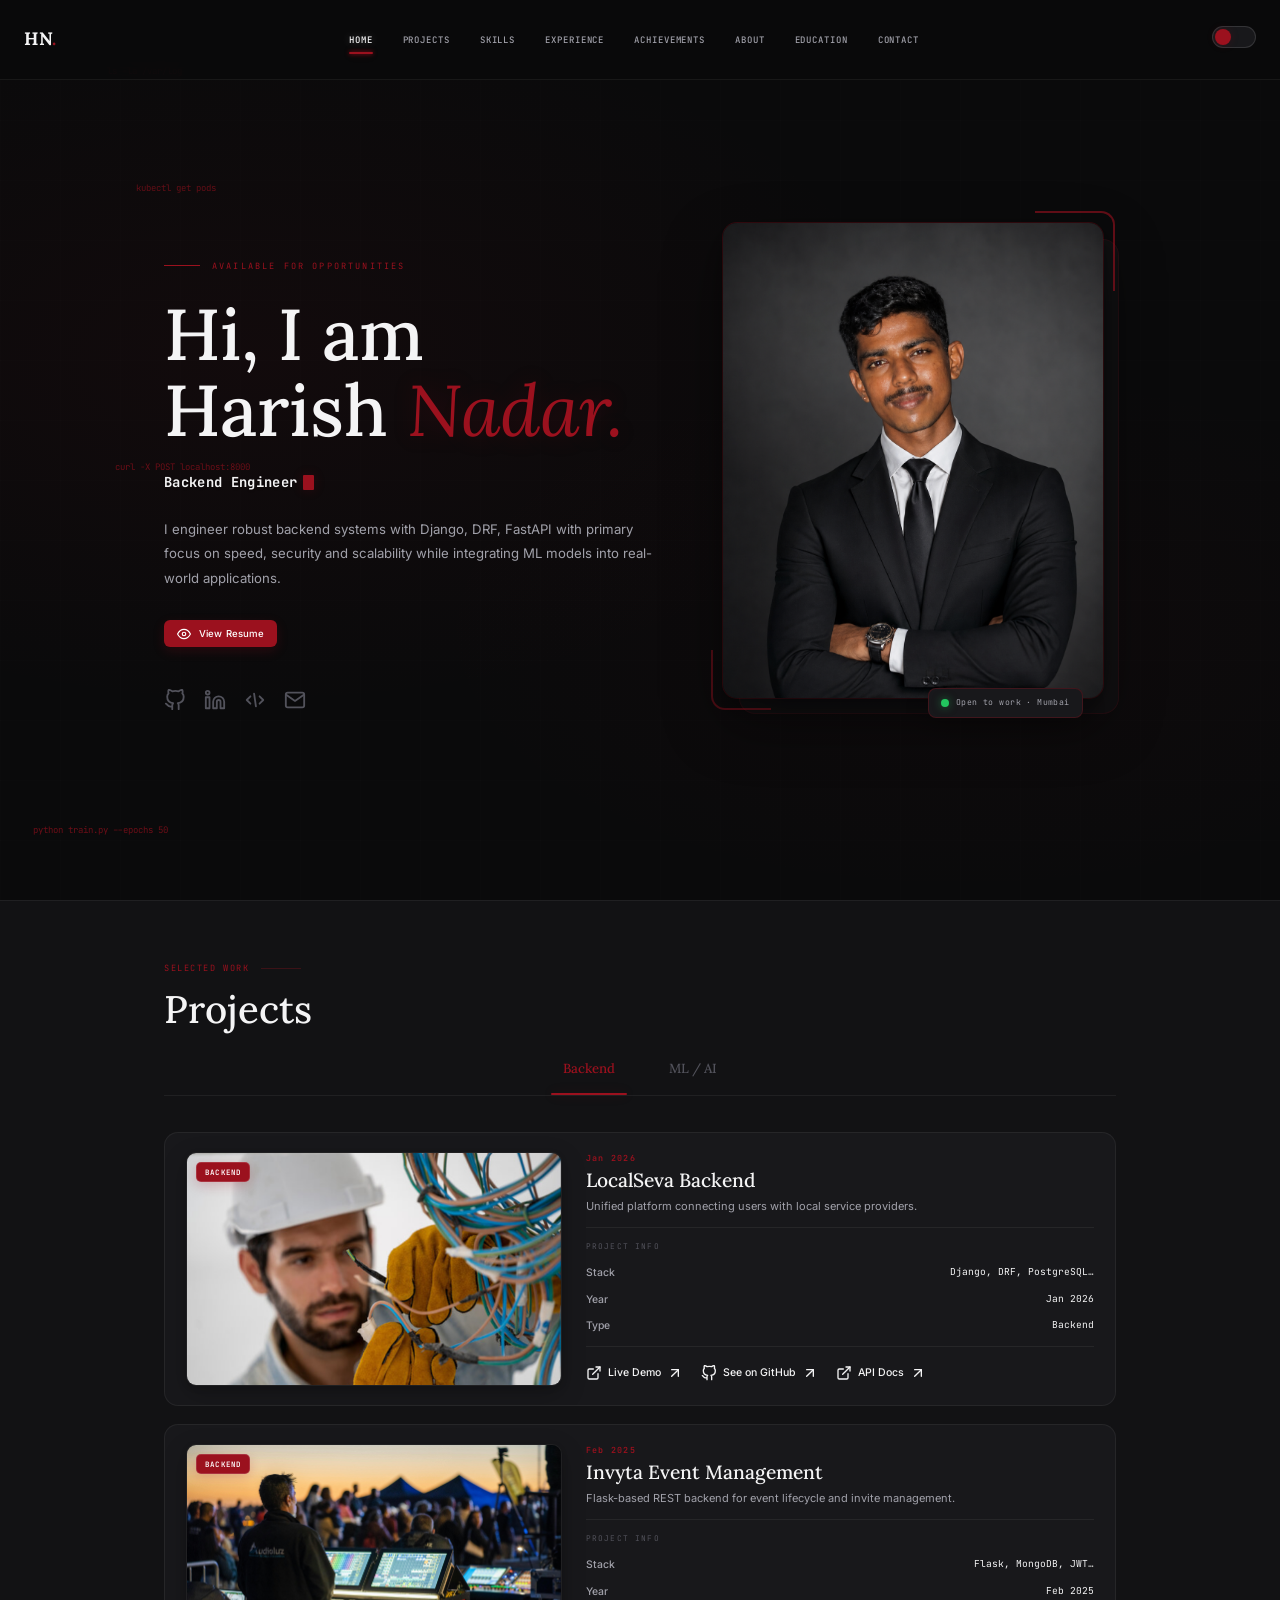
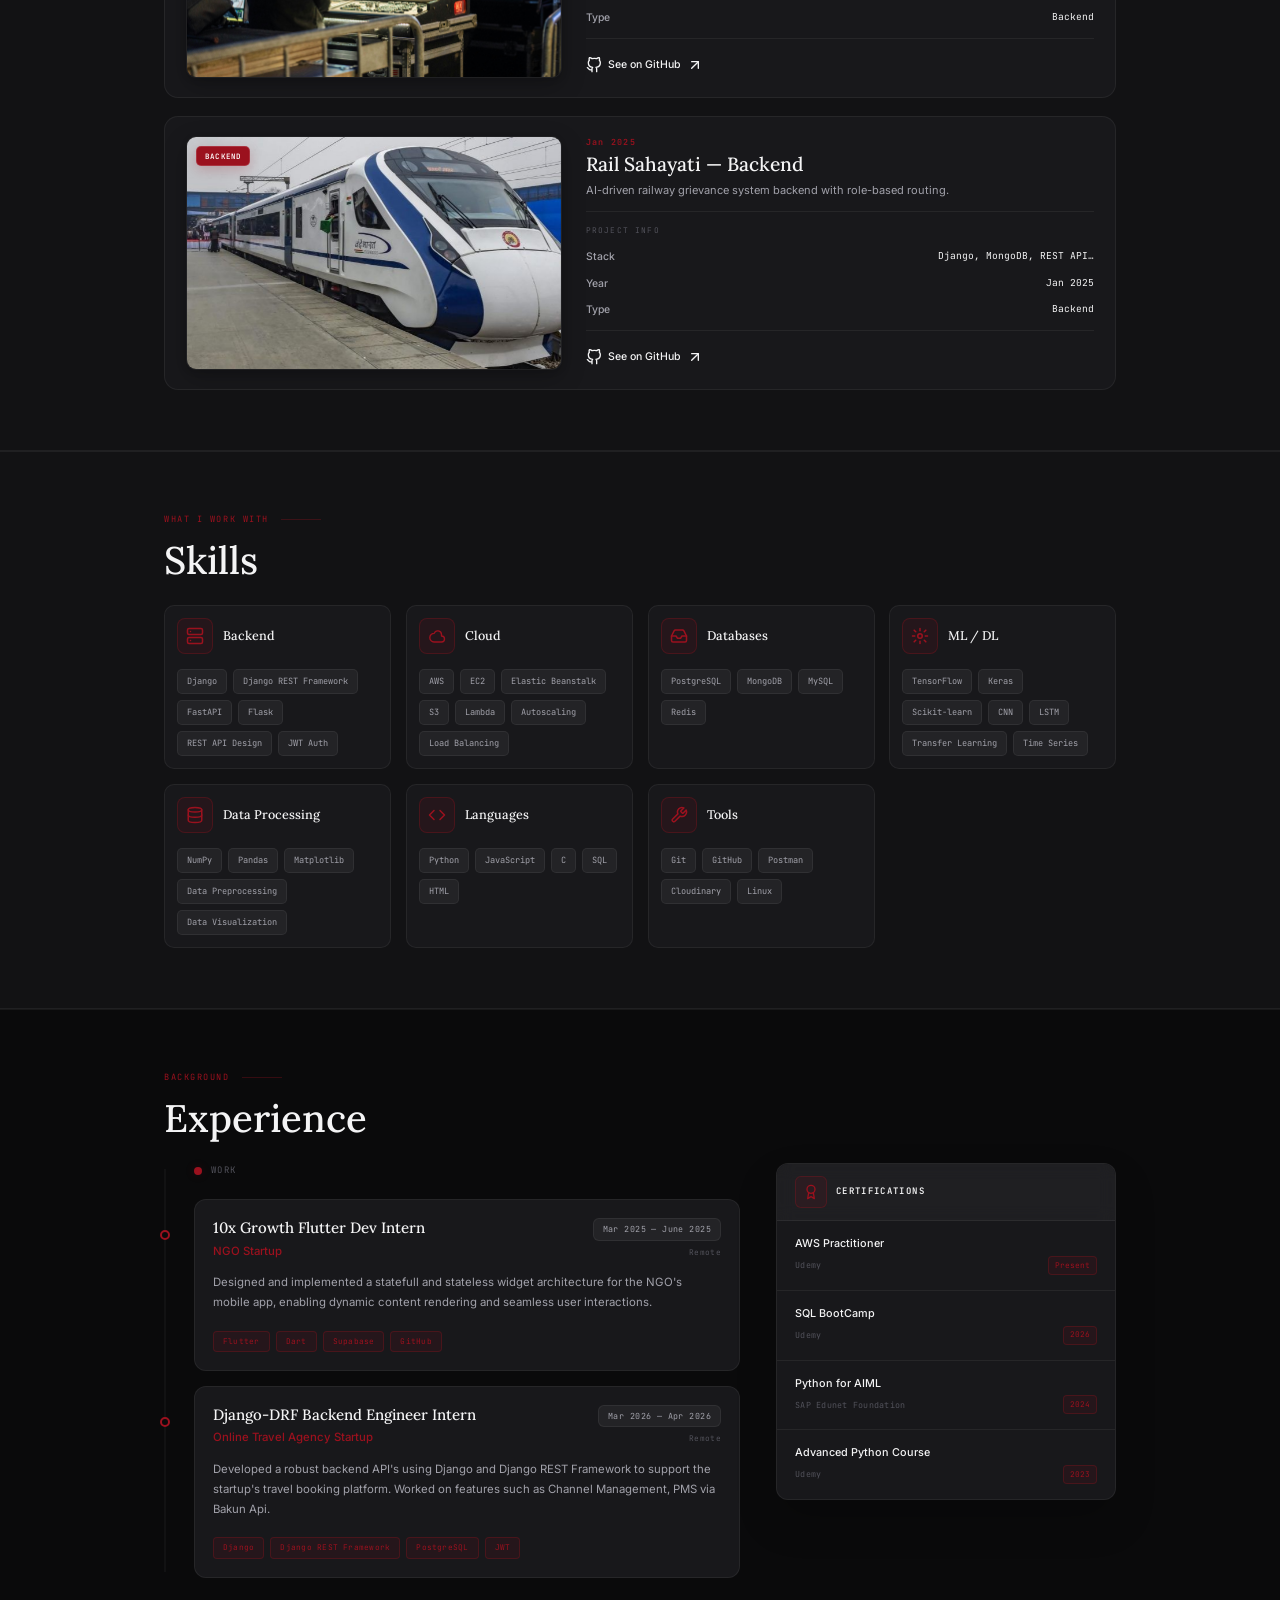
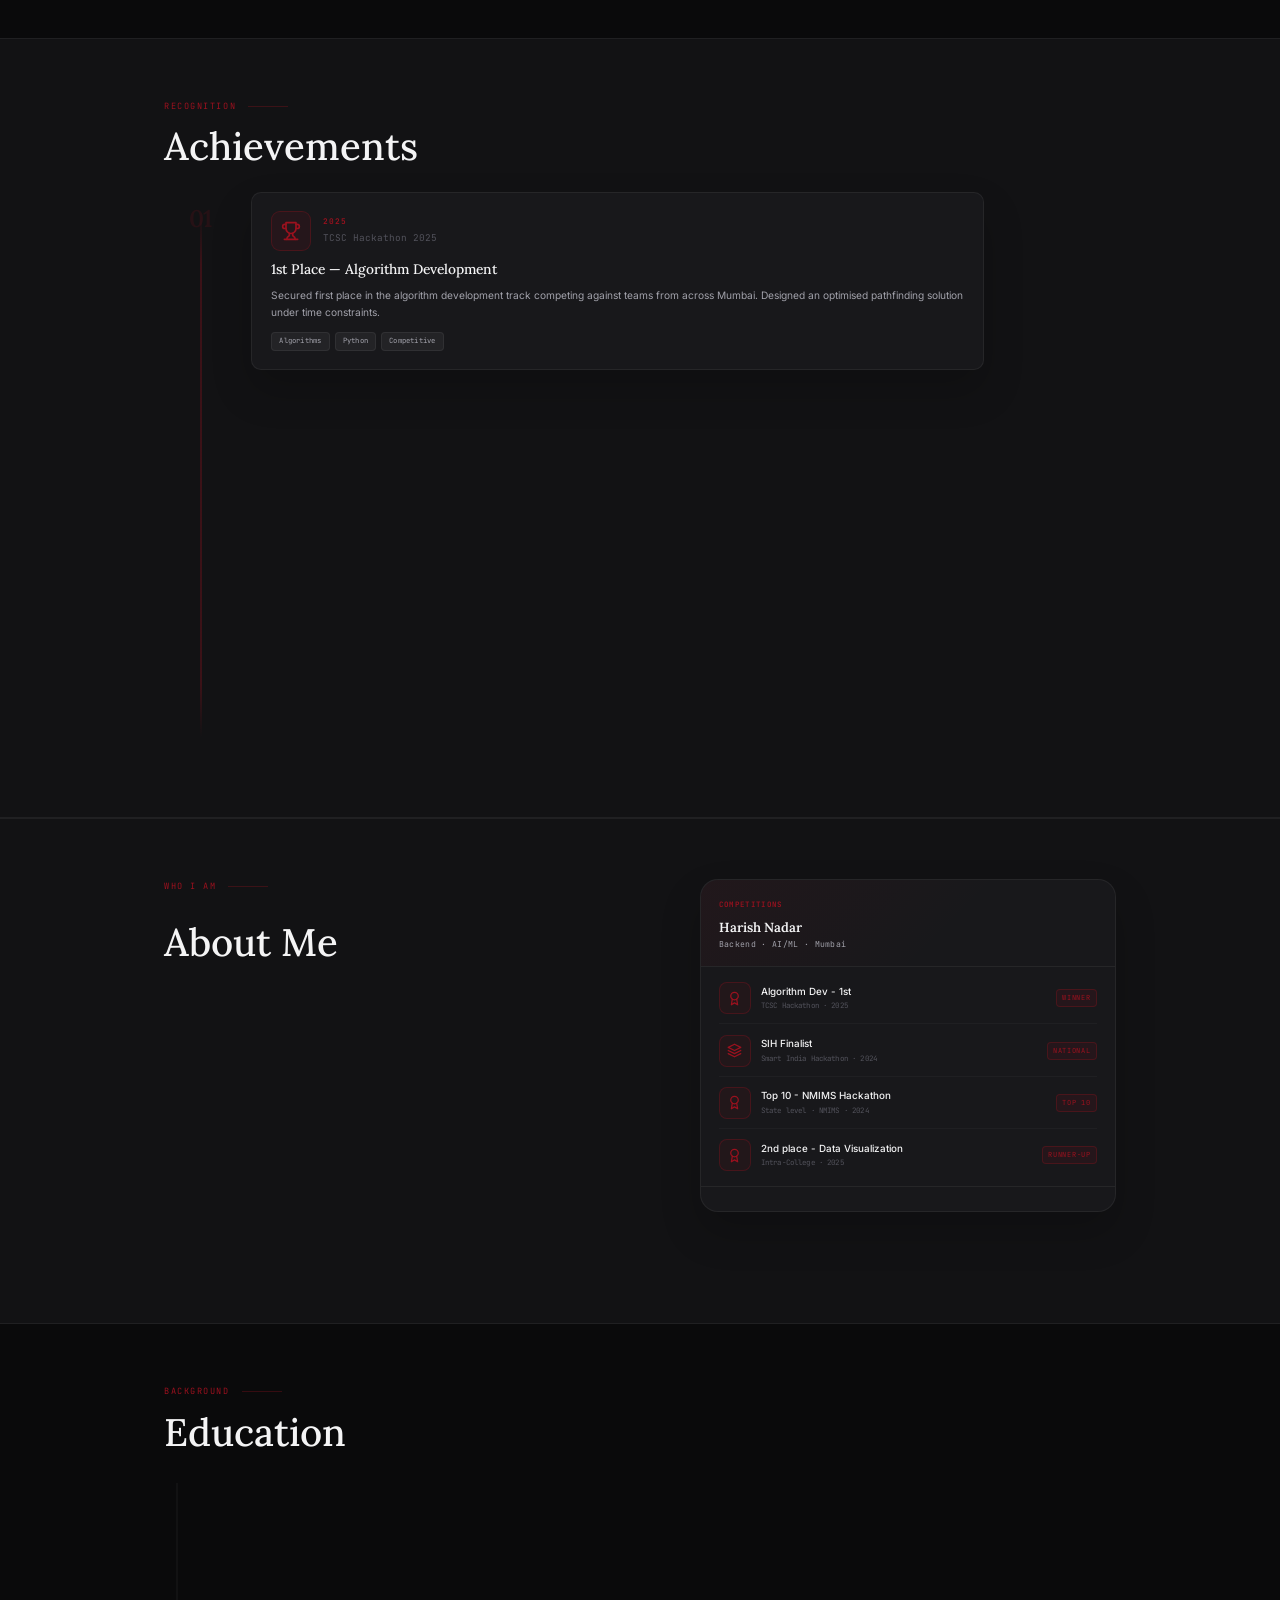
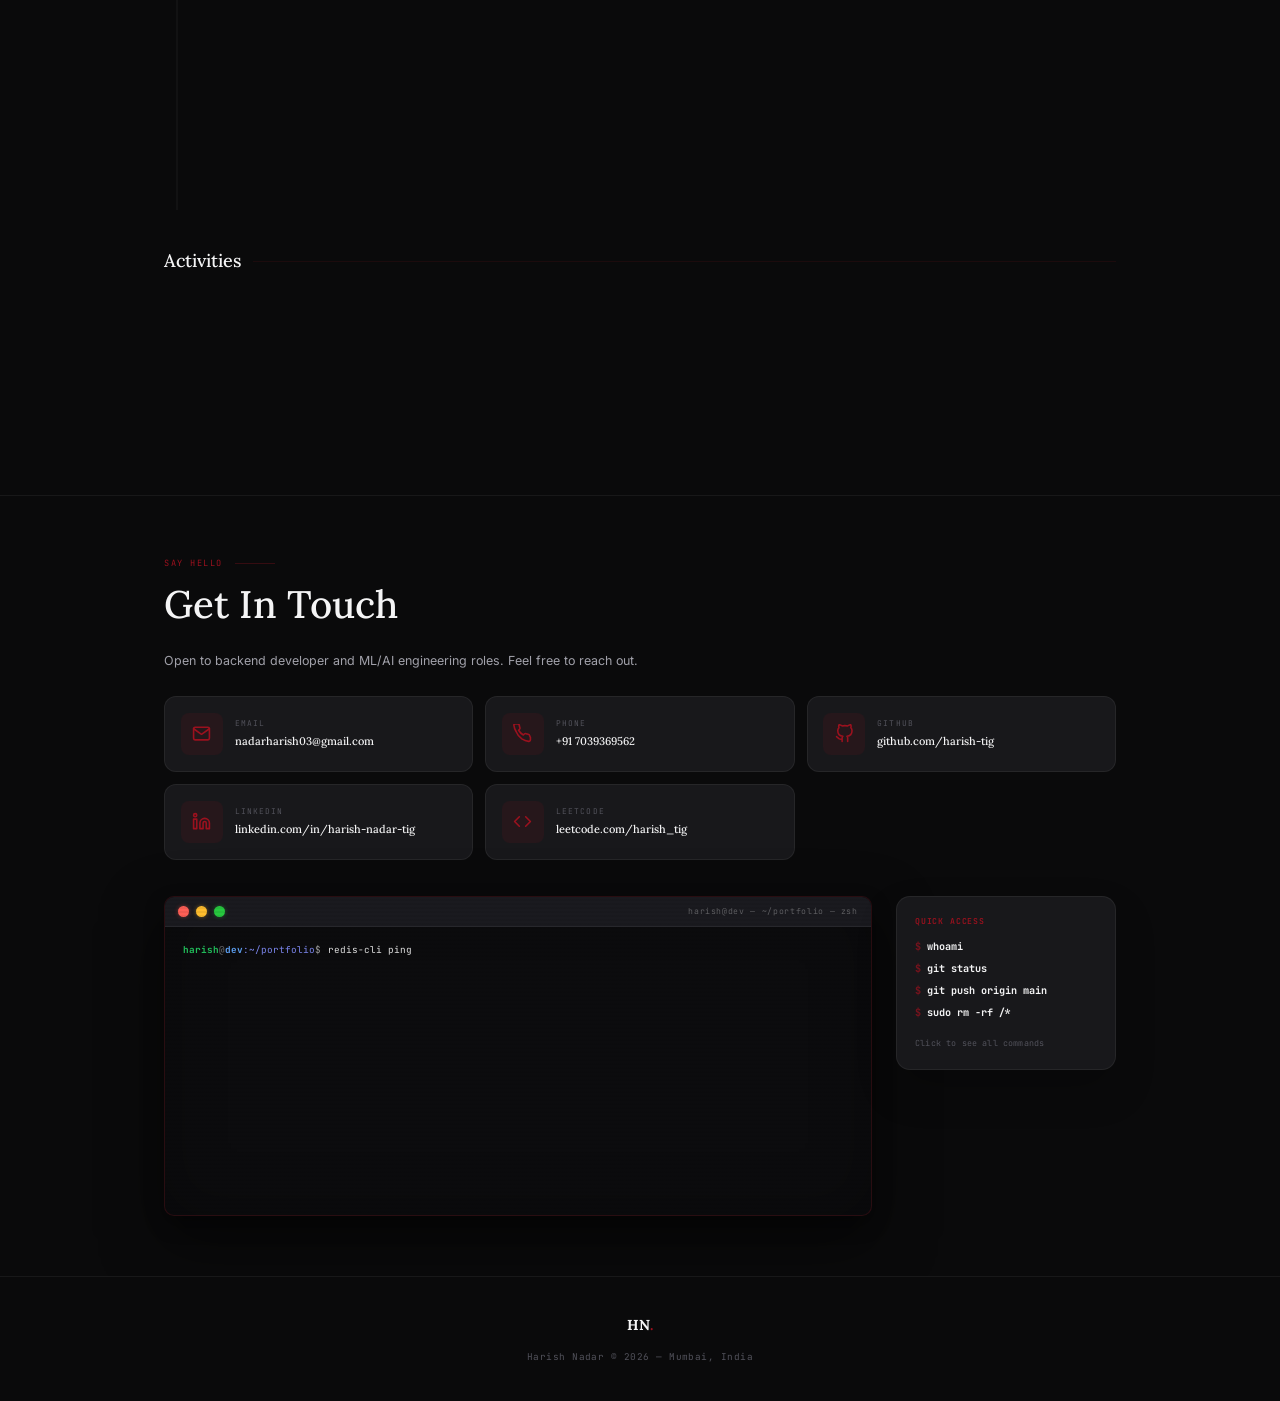
<file: harish_portfolio/index.html>
<!DOCTYPE html>
<html lang="en">
<head>
  <meta charset="UTF-8" />
  <meta name="viewport" content="width=device-width, initial-scale=1.0" />
  <meta name="description" content="Harish Nadar — Backend Developer & AI/ML Engineer based in Mumbai." />
  <title>Harish Nadar — Portfolio</title>

  <link rel="preconnect" href="https://fonts.googleapis.com">
  <link rel="preconnect" href="https://fonts.gstatic.com" crossorigin>
  <link href="https://fonts.googleapis.com/css2?family=Inter:wght@300;400;500;600&family=Lora:ital,wght@0,400;0,500;0,600;0,700;1,400&family=JetBrains+Mono:wght@400;500;600;700&display=swap" rel="stylesheet">

  <link rel="stylesheet" href="css/global.css" />
  <link rel="stylesheet" href="css/navbar.css" />
  <link rel="stylesheet" href="css/hero.css" />
  <link rel="stylesheet" href="css/projects.css" />
  <link rel="stylesheet" href="css/skills.css" />
  <link rel="stylesheet" href="css/experience.css" />
  <link rel="stylesheet" href="css/achievements.css" />
  <link rel="stylesheet" href="css/about.css" />

  <script src="data/hero.js"></script>
  <script src="data/about.js"></script>
  <script src="data/projects_backend.js"></script>
  <script src="data/projects_ml.js"></script>
  <script src="data/skills.js"></script>
  <script src="data/experience.js"></script>
  <script src="data/education.js"></script>
  <script src="data/contact.js"></script>
  <script src="data/resume_backend.js"></script>
  <script src="data/resume_ml.js"></script>
</head>
<body>

  <div id="scroll-progress" aria-hidden="true"></div>

  <nav id="navbar" role="navigation" aria-label="Main navigation">
    <a class="nav-logo" href="#hero">HN<span>.</span></a>
    <ul class="nav-links" id="nav-links" role="list">
      <li><a href="#hero">Home</a></li>
      <li><a href="#projects">Projects</a></li>
      <li><a href="#skills">Skills</a></li>
      <li><a href="#experience">Experience</a></li>
      <li><a href="#achievements">Achievements</a></li>
      <li><a href="#about">About</a></li>
      <li><a href="#education">Education</a></li>
      <li><a href="#contact">Contact</a></li>
    </ul>
    <div class="nav-right">
      <button id="theme-toggle" aria-label="Toggle light/dark mode"></button>
      <button class="nav-hamburger" id="nav-hamburger" aria-label="Toggle menu" aria-expanded="false">
        <span></span><span></span><span></span>
      </button>
    </div>
  </nav>

  <section id="hero"         aria-label="Introduction"></section>
  <section id="projects"     aria-label="Projects"></section>
  <section id="skills"       aria-label="Skills"></section>
  <section id="experience"   aria-label="Experience"></section>
  <section id="achievements" aria-label="Achievements and Activities"></section>
  <section id="about"        aria-label="About"></section>
  <section id="education"    aria-label="Education"></section>
  <section id="contact"      aria-label="Contact"></section>

  <footer>
    <a class="footer-logo" href="#hero">HN<span>.</span></a>
    <p class="footer-text">Harish Nadar &copy; 2026 &mdash; Mumbai, India</p>
  </footer>

  <script src="js/theme.js"></script>
  <script src="js/navbar.js"></script>
  <script src="js/hero.js"></script>
  <script src="js/projects.js"></script>
  <script src="js/skills.js"></script>
  <script src="js/experience.js"></script>
  <script src="js/achievements.js"></script>
  <script src="js/about.js"></script>
  <script src="js/education.js"></script>
  <script src="js/contact.js"></script>

</body>
</html>
</file>
<file: harish_portfolio/css/global.css>
/* ── Global / Tokens ── */

*, *::before, *::after {
  box-sizing: border-box;
  margin: 0;
  padding: 0;
}

:root {
  /* ── Colors (Dark Mode Default) ── */
  --bg-primary:      #0a0a0b;
  --bg-secondary:    #121214;
  --bg-card:         #18181b;
  --nav-bg:          rgba(10, 10, 11, 0.85);
  --text-primary:    #f4f4f5;
  --text-muted:      #a1a1aa;
  --text-dim:        #52525b;

  /* Ruby/Crimson Accent */
  --accent:          #9b111e;
  --accent-rgb:      155, 17, 30;
  --accent-light:    rgba(155, 17, 30, 0.1);
  --accent-glow:     rgba(155, 17, 30, 0.2);
  --border:          rgba(255, 255, 255, 0.06);
  --border-hover:    rgba(255, 255, 255, 0.12);
  --border-accent:   rgba(155, 17, 30, 0.3);
  --tag-bg:          rgba(255, 255, 255, 0.05);

  /* ── Typography ── */
  --font-display:    'Lora', serif;
  --font-body:       'Inter', sans-serif;
  --font-mono:       'JetBrains Mono', monospace;

  /* ── Layout ── */
  --max-w: 1000px;
  --pad-x: clamp(1rem, 5vw, 2rem);
  --section-spacing: clamp(2.5rem, 6vw, 5rem);

  /* ── Effects ── */
  --ease-premium:      cubic-bezier(0.25, 0.46, 0.45, 0.94);
  --ease-out-expo:     cubic-bezier(0.19, 1, 0.22, 1);
  --ease-in-out-quart: cubic-bezier(0.77, 0, 0.175, 1);

  --transition:        0.4s var(--ease-premium);
  --transition-smooth: 0.6s var(--ease-out-expo);
  --transition-bounce: 0.55s cubic-bezier(0.34, 1.56, 0.64, 1);
  --transition-snappy: 0.2s cubic-bezier(0.4, 0, 0.2, 1);

  --shadow-sm:      0 1px 2px 0 rgb(0 0 0 / 0.05);
  --glass-bg:       rgba(18, 18, 20, 0.7);
  --glass-border:   rgba(255, 255, 255, 0.08);
  --panel-shadow:   0 20px 50px rgba(0, 0, 0, 0.3);
  --shadow-md:      0 4px 6px -1px rgb(0 0 0 / 0.1), 0 2px 4px -2px rgb(0 0 0 / 0.1);
  --shadow-lg:      0 20px 40px rgba(0, 0, 0, 0.18);
  --shadow-lift:    0 8px 24px rgba(0, 0, 0, 0.2), 0 2px 8px rgba(0, 0, 0, 0.12);
  --shadow-premium: 0 25px 50px rgba(0, 0, 0, 0.22), 0 0 40px var(--accent-glow);
}

/* ══════════════════════════════════════════
   Light Theme — Fully redesigned palette
══════════════════════════════════════════ */
body.light {
  /* Warm off-white base — not harsh white */
  --bg-primary:    #f7f5f2;
  --bg-secondary:  #efece8;
  --bg-card:       #faf9f7;
  --nav-bg:        rgba(247, 245, 242, 0.88);

  /* High-contrast readable text */
  --text-primary:  #1a1714;
  --text-muted:    #4a4540;
  --text-dim:      #9e9790;

  /* Refined accent — deep ruby with better visibility on light bg */
  --accent:          #a01020;
  --accent-rgb:      160, 16, 32;
  --accent-light:    rgba(160, 16, 32, 0.07);
  --accent-glow:     rgba(160, 16, 32, 0.14);

  /* Subtle borders — soft, not stark */
  --border:          rgba(0, 0, 0, 0.07);
  --border-hover:    rgba(0, 0, 0, 0.13);
  --border-accent:   rgba(160, 16, 32, 0.22);
  --tag-bg:          rgba(0, 0, 0, 0.04);

  /* Elevated shadows for light mode depth */
  --shadow-sm:      0 1px 3px rgba(0,0,0,0.06), 0 1px 2px rgba(0,0,0,0.04);
  --shadow-md:      0 4px 12px rgba(0,0,0,0.08), 0 2px 4px rgba(0,0,0,0.05);
  --shadow-lg:      0 12px 28px rgba(0,0,0,0.1), 0 4px 8px rgba(0,0,0,0.06);
  --shadow-lift:    0 8px 20px rgba(0,0,0,0.1), 0 2px 6px rgba(0,0,0,0.06);
  --shadow-premium: 0 16px 40px rgba(0,0,0,0.12), 0 0 20px rgba(160,16,32,0.1);
  --glass-bg:       rgba(247, 245, 242, 0.75);
  --glass-border:   rgba(0, 0, 0, 0.08);
  --panel-shadow:   0 12px 32px rgba(0, 0, 0, 0.1);
}

/* ── Smooth scroll with high-quality feel ── */
html {
  scroll-behavior: auto !important; /* Managed by JS for speed */
  font-size: 12px !important; /* Aggressively reduced from 14px to fix the "zoomed" look */
  scroll-padding-top: 80px;
}

@media (min-width: 1400px) {
  html {
    font-size: 14px !important; 
  }
}

@media (min-width: 2000px) {
  html {
    font-size: 15px !important;
  }
}

@media (max-width: 768px) {
  html {
    font-size: 11px !important;
  }
}

body {
  font-family: var(--font-body);
  background: var(--bg-primary);
  color: var(--text-primary);
  line-height: 1.7;
  transition: background 0.5s var(--ease-premium), color 0.5s var(--ease-premium);
  overflow-x: hidden !important;
  width: 100vw;
  position: relative;
  -webkit-font-smoothing: antialiased;
  -moz-osx-font-smoothing: grayscale;
  text-rendering: optimizeLegibility;
}

/* ── Subtle Texture ── */
body::before {
  content: "";
  position: fixed;
  inset: 0;
  z-index: 0;
  pointer-events: none;
  background-image: url("data:image/svg+xml,%3Csvg viewBox='0 0 200 200' xmlns='http://www.w3.org/2000/svg'%3E%3Cfilter id='noiseFilter'%3E%3CfeTurbulence type='fractalNoise' baseFrequency='0.65' numOctaves='3' stitchTiles='stitch'/%3E%3C/filter%3E%3Crect width='100%25' height='100%25' filter='url(%23noiseFilter)'/%3E%3C/svg%3E");
  opacity: 0.015;
  mix-blend-mode: overlay;
}

body.light::before {
  opacity: 0.025;
  mix-blend-mode: multiply;
}

/* Background Tech Animations Container */
.tech-bg-animations {
  position: absolute; /* ← was: fixed (caused it to span entire page); absolute keeps it inside #hero which has position:relative */
  inset: 0;
  z-index: 2; /* ← ADJUST: must be > 1 (body > * baseline) but below navbar z-index */
  pointer-events: none;
  overflow: hidden;
  user-select: none;
}

.tech-bg-element {
  position: absolute;
  font-family: var(--font-mono);
  font-size: 0.75rem;
  color: var(--accent);
  opacity: 0;
  white-space: nowrap;
  transition: opacity 1s ease, transform 1s ease;
}

body > * { position: relative; z-index: 1; }

/* ── Keyframes ── */
@keyframes reveal {
  from { opacity: 0; transform: translateY(28px); }
  to   { opacity: 1; transform: translateY(0); }
}

@keyframes fadeIn {
  from { opacity: 0; }
  to   { opacity: 1; }
}

@keyframes shimmer {
  0%   { background-position: -200% center; }
  100% { background-position: 200% center; }
}

/* ── Section base ── */
section {
  padding: var(--section-spacing) 0;
  scroll-margin-top: 80px;
}

.section-wrap {
  max-width: var(--max-w);
  margin: 0 auto;
  padding: 0 var(--pad-x);
}

.section-label {
  font-family: var(--font-mono);
  font-size: 0.72rem;
  letter-spacing: 0.18em;
  text-transform: uppercase;
  color: var(--accent);
  display: flex;
  align-items: center;
  gap: 1rem;
  margin-bottom: 1rem;
}

.section-label::after {
  content: "";
  height: 1px;
  width: 40px;
  background: var(--border-accent);
}

.section-heading {
  font-family: var(--font-display);
  font-size: clamp(2rem, 4vw, 3.2rem);
  font-weight: 500;
  line-height: 1.1;
  color: var(--text-primary);
  margin-bottom: 2rem;
}

/* ── Buttons ── */
.btn-primary {
  display: inline-flex;
  align-items: center;
  gap: 0.5rem;
  padding: 0.65rem 1.5rem;
  background: var(--accent);
  color: #fff;
  font-family: var(--font-body);
  font-size: 0.82rem;
  font-weight: 500;
  text-decoration: none;
  border-radius: 6px;
  border: none;
  cursor: pointer;
  transition: all var(--transition-smooth);
  box-shadow: 0 4px 12px var(--accent-glow), 0 1px 3px rgba(0,0,0,0.2);
  position: relative;
  overflow: hidden;
  will-change: transform, box-shadow;
  letter-spacing: 0.01em;
}

.btn-primary::after {
  content: "";
  position: absolute;
  inset: 0;
  background: linear-gradient(120deg, transparent 30%, rgba(255,255,255,0.12) 50%, transparent 70%);
  background-size: 200% 100%;
  opacity: 0;
  transition: opacity 0.3s;
}

.btn-primary:hover {
  transform: translateY(-4px) scale(1.015);
  box-shadow: 0 16px 36px var(--accent-glow), 0 4px 12px rgba(0,0,0,0.15);
  filter: brightness(1.08);
}

.btn-primary:hover::after {
  opacity: 1;
  animation: shimmer 0.7s linear;
}

.btn-primary:active {
  transform: translateY(-1px) scale(0.97);
  transition: all var(--transition-snappy);
}

.btn-outline {
  display: inline-flex;
  align-items: center;
  gap: 0.5rem;
  padding: 0.65rem 1.5rem;
  background: transparent;
  color: var(--text-primary);
  font-family: var(--font-body);
  font-size: 0.82rem;
  font-weight: 500;
  text-decoration: none;
  border-radius: 6px;
  border: 1px solid var(--border-hover);
  cursor: pointer;
  transition: all var(--transition-smooth);
  will-change: transform, box-shadow, border-color;
  letter-spacing: 0.01em;
}

body.light .btn-outline {
  box-shadow: var(--shadow-sm);
}

.btn-outline:hover {
  border-color: var(--accent);
  color: var(--accent);
  background: var(--accent-light);
  transform: translateY(-4px) scale(1.015);
  box-shadow: 0 12px 28px var(--accent-glow);
}

.btn-outline:active {
  transform: translateY(-1px) scale(0.97);
  transition: all var(--transition-snappy);
}

/* ── Tag ── */
.tag {
    font-family: var(--font-mono);
    font-size: 0.85rem;          /* increased from 0.7 */
    padding: 0.5rem 1.1rem;      /* more breathing space */
    border-radius: 100px;
    background: var(--tag-bg);
    color: var(--text-muted);
    border: 1px solid var(--border);
    transition: all var(--transition-smooth);
    will-change: transform, box-shadow, border-color;
}

body.light .tag {
  box-shadow: 0 1px 3px rgba(0,0,0,0.05);
}

.tag:hover {
  border-color: var(--accent);
  color: var(--accent);
  background: var(--accent-light);
  transform: scale(1.08) translateY(-2px);
  box-shadow: 0 6px 14px var(--accent-glow);
}

/* ── Scrollbar ── */
::-webkit-scrollbar { width: 4px; }
::-webkit-scrollbar-track { background: transparent; }
::-webkit-scrollbar-thumb { background: var(--border-hover); border-radius: 10px; }
::-webkit-scrollbar-thumb:hover { background: var(--accent); }

/* Scroll progress styles are in navbar.css */

/* ── Reveal Animations ── */
.reveal {
  opacity: 0;
  transform: translateY(30px);
  transition: opacity 0.85s var(--ease-out-expo),
              transform 0.85s var(--ease-out-expo);
  will-change: opacity, transform;
}

.reveal.active {
  opacity: 1;
  transform: translateY(0);
}



/* Stagger delays */
.reveal:nth-child(1) { transition-delay: 0.05s; }
.reveal:nth-child(2) { transition-delay: 0.15s; }
.reveal:nth-child(3) { transition-delay: 0.25s; }
.reveal:nth-child(4) { transition-delay: 0.35s; }
.reveal:nth-child(5) { transition-delay: 0.45s; }
.reveal:nth-child(6) { transition-delay: 0.55s; }
</file>
<file: harish_portfolio/css/navbar.css>
/* ── Navbar ── */
#navbar {
  position: fixed;
  top: 0;
  left: 0;
  width: 100%;
  height: 80px;
  z-index: 1000;
  display: flex;
  align-items: center;
  justify-content: space-between;
  padding: 0 var(--pad-x);
  background: var(--nav-bg);
  backdrop-filter: blur(14px);
  -webkit-backdrop-filter: blur(14px);
  border-bottom: 1px solid var(--border);
  transition: height var(--transition-smooth), box-shadow var(--transition-smooth);
}

#navbar.scrolled {
  height: 64px;
  box-shadow: 0 4px 30px rgba(0, 0, 0, 0.2);
  border-bottom: 1px solid var(--border-accent);
}

/* Scroll progress indicator */
#scroll-progress {
  position: fixed;
  top: 0;
  left: 0;
  height: 2px;
  width: 0%;
  background: var(--accent);
  z-index: 1001;
  transition: width 0.1s linear;
  box-shadow: 0 0 15px var(--accent-glow), 0 0 5px var(--accent);
  will-change: width, height;
}


.nav-logo {
  font-family: var(--font-display);
  font-size: 1.5rem;
  font-weight: 700;
  color: var(--text-primary);
  text-decoration: none;
  letter-spacing: -0.02em;
  transition: all var(--transition-smooth);
}

.nav-logo:hover {
  color: var(--accent);
  text-shadow: 0 0 10px var(--accent-glow);
}

.nav-logo span {
  color: var(--accent);
}

.nav-links {
  display: flex;
  gap: 2.5rem;
  list-style: none;
}

.nav-links a {
  font-family: var(--font-mono); /* Using mono for a more tech feel */
  font-size: 0.75rem;
  font-weight: 500;
  color: var(--text-muted);
  text-decoration: none;
  text-transform: uppercase;
  letter-spacing: 0.1em;
  transition: all var(--transition-smooth);
  position: relative;
  padding: 0.5rem 0;
  will-change: color, text-shadow;
}

.nav-links a:hover,
.nav-links a.active {
  color: var(--text-primary);
  text-shadow: 0 0 8px rgba(255, 255, 255, 0.3);
}

/* Scroll-based active indicator (checkpoint glow) */
.nav-links a::after {
  content: "";
  position: absolute;
  bottom: -2px;
  left: 50%;
  width: 0;
  height: 2px;
  background: var(--accent);
  border-radius: 1px;
  transition: width 0.4s var(--ease-out-expo), left 0.4s var(--ease-out-expo);
  box-shadow: 0 0 10px var(--accent-glow), 0 0 4px var(--accent);
  will-change: width, left;
}

.nav-links a.active::after {
  width: 100%;
  left: 0;
}

/* Theme toggle */
#theme-toggle {
  width: 44px;
  height: 22px;
  border-radius: 100px;
  background: var(--bg-card);
  border: 1px solid var(--border-hover);
  position: relative;
  cursor: pointer;
  transition: all var(--transition-smooth);
  flex-shrink: 0;
  will-change: box-shadow, border-color;
}

#theme-toggle:hover {
  border-color: var(--accent);
  box-shadow: 0 0 15px var(--accent-glow);
}

#theme-toggle::after {
  content: "";
  position: absolute;
  top: 2px;
  left: 2px;
  width: 16px;
  height: 16px;
  border-radius: 50%;
  background: var(--accent);
  transition: transform 0.4s var(--ease-out-expo);
  will-change: transform;
  box-shadow: 0 0 8px var(--accent-glow);
}

body.light #theme-toggle::after {
  transform: translateX(22px);
}

/* Mobile Hamburger */
.nav-hamburger {
  display: none;
  flex-direction: column;
  gap: 6px;
  background: none;
  border: none;
  cursor: pointer;
  padding: 5px;
  z-index: 1002;
}

.nav-hamburger span {
  display: block;
  width: 22px;
  height: 1.5px;
  background: var(--text-primary);
  transition: all var(--transition-smooth);
  border-radius: 2px;
}

.nav-hamburger.open span:nth-child(1) {
  transform: translateY(7.5px) rotate(45deg);
}

.nav-hamburger.open span:nth-child(2) {
  opacity: 0;
}

.nav-hamburger.open span:nth-child(3) {
  transform: translateY(-7.5px) rotate(-45deg);
}

@media (max-width: 900px) {
  .nav-hamburger { display: flex; }
  
  .nav-links {
    position: fixed;
    top: 0;
    right: -100%;
    width: 100%;
    height: 100vh;
    background: var(--bg-primary);
    flex-direction: column;
    align-items: center;
    justify-content: center;
    gap: 1.5rem; /* Reduced gap for mobile */
    transition: right 0.3s var(--ease-out-expo);
    box-shadow: -10px 0 30px rgba(0,0,0,0.3);
    border-left: 1px solid var(--border-accent);
    overflow-y: auto;
    padding: 2rem;
  }
  
  .nav-links.open {
    right: 0;
  }
  
  .nav-links a {
    font-size: 1.5rem; /* Increased size for mobile menu */
    letter-spacing: 0.15em;
  }
}
</file>
<file: harish_portfolio/css/hero.css>
/* ── Hero ── */
#hero {
  min-height: 100vh;
  display: flex;
  align-items: center;
  padding-top: 80px;
  position: relative;
  overflow: hidden;
  /* Balanced gradient — no heavy dark bias */
  background:
    radial-gradient(ellipse 80% 60% at 20% 40%, rgba(var(--accent-rgb), 0.055) 0%, transparent 65%),
    radial-gradient(ellipse 70% 50% at 75% 70%, rgba(var(--accent-rgb), 0.03) 0%, transparent 60%),
    var(--bg-primary);
}

body.light #hero {
  background:
    radial-gradient(ellipse 80% 60% at 20% 40%, rgba(var(--accent-rgb), 0.06) 0%, transparent 65%),
    radial-gradient(ellipse 60% 45% at 80% 65%, rgba(var(--accent-rgb), 0.03) 0%, transparent 55%),
    var(--bg-primary);
}

#hero::before {
  content: "";
  position: absolute;
  inset: 0;
  background-image:
    linear-gradient(90deg, var(--border) 1px, transparent 1px),
    linear-gradient(var(--border) 1px, transparent 1px);
  background-size: 60px 60px;
  opacity: 0.12;
  pointer-events: none;
  z-index: 0;
  animation: gridShift 40s linear infinite;
}

body.light #hero::before {
  opacity: 0.09;
}

@keyframes gridShift {
  0%   { transform: translateY(0); }
  100% { transform: translateY(60px); }
}

/* ── Ambient Backend Log Background ── */
.hero-logs {
  position: absolute;
  right: 0;
  top: 0;
  bottom: 0;
  width: 45%;
  display: flex;
  flex-direction: column;
  justify-content: flex-start;
  padding-top: 100px;
  gap: 0;
  pointer-events: none;
  z-index: 0;
  overflow: hidden;
  mask-image: linear-gradient(
    to bottom,
    transparent 0%,
    rgba(0,0,0,1) 20%,
    rgba(0,0,0,1) 80%,
    transparent 100%
  );
}

.hero-logs .log-stream {
  display: flex;
  flex-direction: column;
  gap: 0;
  animation: logScroll 40s linear infinite;
  will-change: transform;
}

@keyframes logScroll {
  0%   { transform: translateY(0); }
  100% { transform: translateY(-50%); }
}

.hero-logs .log-line {
  font-family: var(--font-mono);
  font-size: 0.7rem;
  line-height: 2;
  padding: 0 3rem;
  white-space: nowrap;
  opacity: 0.03;
  color: var(--accent);
  letter-spacing: 0.02em;
}

.hero-logs .log-line.log-ok    { color: var(--accent); opacity: 0.05; }
.hero-logs .log-line.log-warn  { color: #f59e0b; opacity: 0.035; }
.hero-logs .log-line.log-error { color: #ef4444; opacity: 0.03; }

body.light .hero-logs .log-line       { opacity: 0.05; }
body.light .hero-logs .log-line.log-ok { opacity: 0.07; }

/* ── Hero Wrap ── */
.hero-wrap {
  max-width: var(--max-w);
  margin: 0 auto;
  padding: 0 var(--pad-x);
  width: 100%;
  display: grid;
  grid-template-columns: 1.1fr 0.9fr;
  gap: 4rem;
  align-items: center;
  position: relative;
  z-index: 1;
}

@media (max-width: 900px) {
  .hero-wrap {
    grid-template-columns: 1fr;
    gap: 3rem;
    padding-top: 40px;
    text-align: center;
  }
  .hero-left {
    align-items: center;
    margin-top: 0;
  }
  .hero-label, .hero-role-wrap {
    justify-content: center;
  }
  .hero-tagline {
    margin: 0 auto;
  }
  .hero-actions {
    justify-content: center;
  }
  .hero-social {
    justify-content: center;
  }
  .hero-logs {
    display: none;
  }
}

.hero-left {
  display: flex;
  margin-top: 50px;
  flex-direction: column;
  gap: 1.75rem;
  z-index: 2;
}

.hero-label {
  font-family: var(--font-mono);
  font-size: 0.72rem;
  letter-spacing: 0.25em;
  text-transform: uppercase;
  color: var(--accent);
  display: flex;
  align-items: center;
  gap: 1rem;
  opacity: 0;
  animation: heroReveal 1s var(--ease-out-expo) forwards;
}

@keyframes heroReveal {
  from { opacity: 0; transform: translateY(30px); }
  to   { opacity: 1; transform: translateY(0); }
}

.hero-label::before {
  content: "";
  width: 36px;
  height: 1px;
  background: var(--accent);
}

.hero-heading {
  font-family: var(--font-display);
  font-size: clamp(3.5rem, 8vw, 6rem);
  font-weight: 500;
  line-height: 1.05;
  color: var(--text-primary);
  margin: 0.25rem 0;
  opacity: 0;
  animation: heroReveal 1s var(--ease-out-expo) 0.1s forwards;
}

.hero-heading em {
  font-style: italic;
  font-weight: 400;
  color: var(--accent);
  text-shadow: 0 0 24px var(--accent-glow);
}

/* ── Typing Role Line — bold, high contrast, clearly visible ── */
.hero-role-wrap {
  height: 2.2rem;
  display: flex;
  align-items: center;
  gap: 0;
  opacity: 0;
  animation: heroReveal 1s var(--ease-out-expo) 0.2s forwards;
  margin-top: -0.25rem;
}

.hero-role-text {
  font-family: var(--font-mono);
  font-size: 1.15rem;
  font-weight: 700;
  color: var(--text-primary);
  letter-spacing: 0.025em;
  text-shadow: 0 1px 3px rgba(0,0,0,0.15);
}

body.light .hero-role-text {
  color: var(--text-primary);
  text-shadow: none;
}

.hero-cursor {
  display: inline-block;
  width: 11px;
  height: 1.25em;
  background: var(--accent);
  margin-left: 5px;
  vertical-align: middle;
  animation: t-blink 0.85s step-end infinite;
  box-shadow: 0 0 12px var(--accent-glow);
  border-radius: 1px;
}

@keyframes t-blink {
  from, to { opacity: 1; }
  50%       { opacity: 0; }
}

.hero-tagline {
  font-size: 1.1rem;
  line-height: 1.85;
  color: var(--text-muted);
  max-width: 520px;
  opacity: 0;
  animation: heroReveal 1s var(--ease-out-expo) 0.3s forwards;
}

.hero-actions {
  display: flex;
  gap: 1.25rem;
  margin-top: 0.75rem;
  flex-wrap: wrap;
  opacity: 0;
  animation: heroReveal 1s var(--ease-out-expo) 0.4s forwards;
}

/* ── View Resume button: smaller, single-line ── */
#view-resume-btn {
  padding: 0.55rem 1.1rem;  /* ← ADJUST: vertical then horizontal padding */
  font-size: 0.8rem;         /* ← ADJUST: label text size */
  gap: 0.4rem;               /* ← ADJUST: space between icon and label */
  white-space: nowrap;       /* keeps "View Resume" on one line always */
}
#view-resume-btn svg {
  width: 14px;               /* ← ADJUST: icon size */
  height: 14px;
  flex-shrink: 0;
}

.hero-social {
  display: flex;
  align-items: center;
  gap: 1.5rem;
  margin-top: 1.75rem;
  opacity: 0;
  animation: heroReveal 1s var(--ease-out-expo) 0.5s forwards;
}

.hero-social a {
  color: var(--text-dim);
  transition: all var(--transition-smooth);
  display: flex;
  align-items: center;
  justify-content: center;
}

.hero-social a:hover {
  color: var(--accent);
  transform: translateY(-5px) scale(1.12);
  filter: drop-shadow(0 0 8px var(--accent-glow));
}

.hero-social svg {
  width: 22px;
  height: 22px;
}

/* ── Hero Right - Photo (Modern layered card layout) ── */
.hero-right {
  position: relative;
  display: flex;
  justify-content: center;
  align-items: center;
  opacity: 0;
  animation: fadeIn 1.5s var(--ease-out-expo) 0.6s forwards;
}

/* Outer container with layered feel */
.hero-photo-wrap {
  position: relative;
  width: 100%;
  max-width: 380px;
  z-index: 1;
  /* Use aspect-ratio for frame proportions */
}

/* Decorative background card (layer 1) */
.hero-photo-wrap::before {
  content: "";
  position: absolute;
  top: 16px;
  left: 16px;
  right: -16px;
  bottom: -16px;
  background: var(--bg-card);
  border: 1px solid var(--border-accent);
  border-radius: 16px;
  z-index: -2;
  transition: all 0.8s var(--ease-out-expo);
  opacity: 0.5;
}

body.light .hero-photo-wrap::before {
  box-shadow: var(--shadow-lg);
  opacity: 0.8;
}

/* Accent line decoration (layer 2) */
.hero-photo-wrap::after {
  content: "";
  position: absolute;
  top: -12px;
  right: -12px;
  width: 80px;
  height: 80px;
  border-top: 2px solid var(--accent);
  border-right: 2px solid var(--accent);
  border-radius: 0 14px 0 0;
  z-index: 2;
  transition: all 0.8s var(--ease-out-expo);
  opacity: 0.6;
}

.hero-photo-wrap:hover::before {
  top: 12px;
  left: 12px;
  right: -12px;
  bottom: -12px;
  opacity: 0.7;
}

.hero-photo-wrap:hover::after {
  opacity: 1;
  top: -8px;
  right: -8px;
}

/* Bottom-left accent corner */
.hero-photo-accent-corner {
  position: absolute;
  bottom: -12px;
  left: -12px;
  width: 60px;
  height: 60px;
  border-bottom: 2px solid rgba(var(--accent-rgb), 0.4);
  border-left: 2px solid rgba(var(--accent-rgb), 0.4);
  border-radius: 0 0 0 14px;
  z-index: 2;
  transition: all 0.8s var(--ease-out-expo);
}

.hero-photo-wrap:hover .hero-photo-accent-corner {
  opacity: 0.8;
  bottom: -8px;
  left: -8px;
}

/* Status badge */
.hero-status-badge {
  position: absolute;
  bottom: -20px;
  right: 20px;
  background: var(--bg-card);
  border: 1px solid var(--border-accent);
  border-radius: 8px;
  padding: 0.55rem 1rem;
  display: flex;
  align-items: center;
  gap: 0.6rem;
  z-index: 5;
  box-shadow: 0 8px 24px rgba(0,0,0,0.2);
  transition: all var(--transition-smooth);
}

body.light .hero-status-badge {
  box-shadow: var(--shadow-md);
  background: var(--bg-primary);
}

.hero-status-badge:hover {
  transform: translateY(-3px);
  box-shadow: 0 12px 30px rgba(0,0,0,0.25);
}

.hero-status-dot {
  width: 8px;
  height: 8px;
  border-radius: 50%;
  background: #22c55e;
  box-shadow: 0 0 8px rgba(34,197,94,0.5);
  animation: statusPulse 2.5s ease-in-out infinite;
  flex-shrink: 0;
}

@keyframes statusPulse {
  0%, 100% { box-shadow: 0 0 6px rgba(34,197,94,0.4); }
  50%       { box-shadow: 0 0 14px rgba(34,197,94,0.7); }
}

.hero-status-text {
  font-family: var(--font-mono);
  font-size: 0.68rem;
  color: var(--text-muted);
  letter-spacing: 0.05em;
  white-space: nowrap;
}

/* Main photo frame */
.hero-photo-frame {
  width: 100%;
  aspect-ratio: 4 / 5;
  border-radius: 14px;
  overflow: hidden;
  box-shadow:
    0 24px 60px rgba(0,0,0,0.45),
    0 8px 20px rgba(0,0,0,0.25),
    0 0 0 1px var(--border-accent);
  position: relative;
  transition: all 0.8s var(--ease-out-expo);
}

body.light .hero-photo-frame {
  box-shadow:
    0 16px 40px rgba(0,0,0,0.14),
    0 4px 12px rgba(0,0,0,0.08),
    0 0 0 1px var(--border-accent);
}

.hero-photo-frame::after {
  content: "";
  position: absolute;
  inset: 0;
  background: linear-gradient(
    160deg,
    transparent 50%,
    rgba(var(--accent-rgb), 0.08) 100%
  );
  pointer-events: none;
  z-index: 1;
  transition: opacity 0.6s;
  opacity: 0;
}

.hero-photo-wrap:hover .hero-photo-frame {
  box-shadow:
    0 32px 80px rgba(0,0,0,0.55),
    0 12px 30px rgba(0,0,0,0.3),
    0 0 0 1px var(--accent);
}

.hero-photo-wrap:hover .hero-photo-frame::after {
  opacity: 1;
}

.hero-photo-frame img {
  width: 100%;
  height: 100%;
  object-fit: cover;
  transition: transform 0.3s ease;
  display: block;
}

.hero-photo-wrap:hover .hero-photo-frame img {
  transform: scale(1.04);
}

@media (max-width: 900px) {
  .hero-photo-wrap:hover .hero-photo-frame img {
    transform: none;
  }
}


/* ── Resume Select Modal ── */
.resume-select-body {
  display: flex;
  flex-direction: column;
  gap: 1rem;
  padding: 2rem;
}

.resume-type-btn {
  display: flex;
  align-items: center;
  justify-content: space-between;
  padding: 1.25rem 1.75rem;
  background: var(--bg-secondary);
  border: 1px solid var(--border);
  border-radius: 10px;
  cursor: pointer;
  transition: all var(--transition-smooth);
  text-align: left;
  width: 100%;
  font-family: var(--font-body);
}

body.light .resume-type-btn {
  box-shadow: var(--shadow-sm);
}

.resume-type-btn:hover {
  border-color: var(--accent);
  background: var(--accent-light);
  transform: translateX(6px);
  box-shadow: 0 10px 25px var(--accent-glow);
}

.resume-type-label {
  display: flex;
  flex-direction: column;
  gap: 0.3rem;
}

.resume-type-title {
  font-size: 1.05rem;
  font-weight: 600;
  color: var(--text-primary);
  transition: color var(--transition);
}

.resume-type-btn:hover .resume-type-title { color: var(--accent); }

.resume-type-sub {
  font-family: var(--font-mono);
  font-size: 0.72rem;
  color: var(--text-dim);
  letter-spacing: 0.05em;
}

.resume-type-arrow {
  color: var(--text-dim);
  font-size: 1.2rem;
  transition: all var(--transition-smooth);
}

.resume-type-btn:hover .resume-type-arrow {
  color: var(--accent);
  transform: translateX(5px);
}

/* ── Download option row ── */
.resume-download-row {
  display: flex;
  gap: 0.75rem;
  padding: 0 2rem 2rem;
}

.resume-download-btn {
  flex: 1;
  display: flex;
  align-items: center;
  justify-content: center;
  gap: 0.5rem;
  padding: 0.65rem 1rem;
  background: transparent;
  border: 1px solid var(--border-hover);
  border-radius: 8px;
  font-family: var(--font-mono);
  font-size: 0.72rem;
  color: var(--text-muted);
  cursor: pointer;
  text-decoration: none;
  transition: all var(--transition-smooth);
  letter-spacing: 0.05em;
  text-transform: uppercase;
}

.resume-download-btn:hover {
  border-color: var(--accent);
  color: var(--accent);
  background: var(--accent-light);
}

.resume-download-btn svg {
  width: 14px;
  height: 14px;
}

/* ── Resume View Modal ── */
#resume-view-modal { align-items: flex-start; }
#resume-view-modal .modal {
  max-width: 840px;
  max-height: calc(100vh - 112px);
}




/* ── Resume View Modal — Download PDF Button ── */
.resume-view-dl-btn {
  display: inline-flex;
  align-items: center;
  gap: 0.45rem;
  padding: 0.5rem 1.1rem;
  background: var(--accent);
  color: #fff;
  font-family: var(--font-mono);
  font-size: 0.75rem;
  font-weight: 600;
  letter-spacing: 0.06em;
  text-transform: uppercase;
  text-decoration: none;
  border-radius: 6px;
  border: 1px solid var(--accent);
  cursor: pointer;
  transition: all var(--transition-smooth);
  box-shadow: 0 4px 14px var(--accent-glow);
  white-space: nowrap;
}

.resume-view-dl-btn:hover {
  background: transparent;
  color: var(--accent);
  transform: translateY(-2px);
  box-shadow: 0 8px 22px var(--accent-glow);
}

.resume-view-dl-btn svg {
  width: 14px;
  height: 14px;
  flex-shrink: 0;
}
/* ── Hero Quote Rotator ── */
.hero-quotes-container {
  margin-top: 0.2rem;
  min-height: 5.5rem;
  max-width: 800px;
  display: flex;
  align-items: center;
  overflow: hidden;
  position: relative;
  opacity: 0;
  animation: heroReveal 1s var(--ease-out-expo) 0.6s forwards;
}

.hero-quote-item {
  position: absolute;
  width: 100%;
  font-family: var(--font-mono);
  font-size: clamp(1rem, 2.5vw, 1.25rem);
  color: var(--text-dim);
  line-height: 1.5;
  font-style: italic;
  transition: all 0.6s var(--ease-out-expo);
  opacity: 0;
  transform: translateY(10px);
}

.hero-quote-item.active {
  opacity: 1;
  transform: translateY(0);
}

.hero-quote-item.exit {
  opacity: 0;
  transform: translateY(-10px);
}

body.light .hero-quote-item {
  color: var(--text-muted);
}

/* ═══════════════════════════════════════════════════════════════════════════
   RESUME MODAL — Card-based layout
   Added to fix: missing entry styles (raw text bug) + redesign
   ═══════════════════════════════════════════════════════════════════════════ */

/* ── Resume doc wrapper ── */
.resume-doc {
  padding: 2rem 2.5rem 3rem;
  display: flex;
  flex-direction: column;
  gap: 1.25rem;
}

/* ── Header card ── */
.resume-header-card {
  padding: 2rem 2.25rem 1.75rem;
  border: 1px solid var(--border-accent);
  border-radius: 14px;
  background: linear-gradient(
    135deg,
    var(--bg-secondary) 0%,
    var(--bg-card) 100%
  );
  margin-bottom: 0.25rem;
}

.resume-name {
  font-family: var(--font-display);
  font-size: 2rem;
  font-weight: 600;
  color: var(--text-primary);
  line-height: 1.1;
  margin-bottom: 0.35rem;
}

.resume-title-line {
  font-family: var(--font-mono);
  font-size: 0.78rem;
  color: var(--accent);
  letter-spacing: 0.18em;
  text-transform: uppercase;
  margin-bottom: 1.25rem;
  font-weight: 600;
}

.resume-contact-row {
  display: flex;
  flex-wrap: wrap;
  gap: 0.6rem 1.75rem;
}

.resume-contact-item {
  display: flex;
  align-items: center;
  gap: 0.45rem;
  font-family: var(--font-mono);
  font-size: 0.72rem;
  color: var(--text-muted);
  letter-spacing: 0.03em;
  text-decoration: none;
  transition: color var(--transition);
}
.resume-contact-item:hover { color: var(--accent); }
.resume-contact-item svg {
  width: 13px;
  height: 13px;
  color: var(--accent);
  flex-shrink: 0;
}

/* ── Section card (wraps each resume section) ── */
.resume-section-card {
  padding: 1.5rem 2rem;
  border: 1px solid var(--border);
  border-radius: 12px;
  background: var(--bg-card);
  transition: border-color 0.2s;
}
.resume-section-card:hover {
  border-color: var(--border-accent);
}
body.light .resume-section-card {
  background: var(--bg-primary);
  box-shadow: 0 1px 6px rgba(0,0,0,0.05);
}

/* ── Section title ── */
.resume-section-title {
  font-family: var(--font-mono);
  font-size: 0.68rem;
  letter-spacing: 0.22em;
  text-transform: uppercase;
  color: var(--accent);
  margin-bottom: 1.1rem;
  display: flex;
  align-items: center;
  gap: 0.85rem;
  font-weight: 600;
}
.resume-section-title::after {
  content: "";
  flex: 1;
  height: 1px;
  background: var(--border-accent);
  opacity: 0.35;
}

/* ── Summary ── */
.resume-summary {
  font-size: 0.92rem;
  color: var(--text-muted);
  line-height: 1.85;
  margin: 0;
}

/* ── Skills grid ── */
.resume-skills-grid {
  display: flex;
  flex-direction: column;
  gap: 0.65rem;
}
.resume-skill-row {
  display: grid;
  grid-template-columns: 130px 1fr;
  gap: 0.75rem;
  align-items: start;
  font-size: 0.88rem;
}
.resume-skill-category {
  font-family: var(--font-mono);
  font-size: 0.72rem;
  color: var(--text-dim);
  font-weight: 500;
  padding-top: 0.15rem;
  letter-spacing: 0.04em;
}
.resume-skill-pills {
  display: flex;
  flex-wrap: wrap;
  gap: 0.35rem;
}
.resume-skill-pill {
  font-family: var(--font-mono);
  font-size: 0.7rem;
  color: var(--text-muted);
  background: var(--bg-secondary);
  border: 1px solid var(--border);
  border-radius: 5px;
  padding: 0.2rem 0.55rem;
  transition: all 0.15s;
}
.resume-skill-pill:hover {
  color: var(--accent);
  border-color: var(--accent);
  background: var(--accent-light);
}

/* ── Entry cards (Experience & Education) ── */
.resume-entries {
  display: flex;
  flex-direction: column;
  gap: 0.9rem;
}

.resume-entry-card {
  padding: 1.1rem 1.35rem;
  border: 1px solid var(--border);
  border-left: 2px solid var(--accent);
  border-radius: 0 9px 9px 0;
  background: var(--bg-secondary);
  transition: border-color 0.2s, background 0.2s;
}
.resume-entry-card:hover {
  border-color: var(--border-accent);
  border-left-color: var(--accent);
  background: var(--bg-card);
}
body.light .resume-entry-card {
  background: var(--bg-primary);
}

/* Top row: title + period side by side */
.resume-ec-top {
  display: flex;
  justify-content: space-between;
  align-items: flex-start;
  gap: 1rem;
  margin-bottom: 0.45rem;
  flex-wrap: wrap;
}
.resume-ec-title {
  font-size: 0.95rem;
  font-weight: 600;
  color: var(--text-primary);
  line-height: 1.3;
}
.resume-ec-org {
  font-family: var(--font-mono);
  font-size: 0.72rem;
  color: var(--accent);
  margin-top: 0.15rem;
  letter-spacing: 0.03em;
}
.resume-ec-period {
  font-family: var(--font-mono);
  font-size: 0.68rem;
  color: var(--text-dim);
  white-space: nowrap;
  padding-top: 0.15rem;
  letter-spacing: 0.04em;
  flex-shrink: 0;
}
.resume-ec-grade {
  display: inline-block;
  font-family: var(--font-mono);
  font-size: 0.72rem;
  color: var(--accent);
  background: var(--accent-light);
  border: 1px solid rgba(var(--accent-rgb), 0.2);
  border-radius: 5px;
  padding: 0.18rem 0.6rem;
  margin-bottom: 0.5rem;
  font-weight: 600;
  letter-spacing: 0.04em;
}
.resume-ec-desc {
  font-size: 0.875rem;
  color: var(--text-muted);
  line-height: 1.7;
  margin: 0.45rem 0 0.5rem;
}

/* Shared tag row */
.resume-ec-tags {
  display: flex;
  flex-wrap: wrap;
  gap: 0.3rem;
  margin-top: 0.5rem;
}
.resume-ec-tag {
  font-family: var(--font-mono);
  font-size: 0.67rem;
  color: var(--text-dim);
  background: var(--bg-card);
  border: 1px solid var(--border);
  border-radius: 4px;
  padding: 0.15rem 0.5rem;
  letter-spacing: 0.03em;
  transition: all 0.15s;
}
.resume-ec-tag:hover {
  color: var(--accent);
  border-color: var(--accent);
}

/* ── Project sub-cards ── */
.resume-proj-grid {
  display: flex;
  flex-direction: column;
  gap: 0.85rem;
}

.resume-proj-card {
  padding: 1.1rem 1.35rem;
  border: 1px solid var(--border);
  border-radius: 9px;
  background: var(--bg-secondary);
  transition: border-color 0.2s, background 0.2s;
}
.resume-proj-card:hover {
  border-color: var(--border-accent);
  background: var(--bg-card);
}
body.light .resume-proj-card {
  background: var(--bg-primary);
}

.resume-pc-top {
  display: flex;
  justify-content: space-between;
  align-items: center;
  gap: 1rem;
  margin-bottom: 0.5rem;
  flex-wrap: wrap;
}
.resume-pc-title {
  font-size: 0.92rem;
  font-weight: 600;
  color: var(--text-primary);
}
.resume-pc-period {
  font-family: var(--font-mono);
  font-size: 0.68rem;
  color: var(--text-dim);
  white-space: nowrap;
  letter-spacing: 0.04em;
  flex-shrink: 0;
}

/* Bullet list inside project sub-card */
.resume-pc-bullets {
  margin: 0.55rem 0 0;
  padding-left: 1rem;
  display: flex;
  flex-direction: column;
  gap: 0.3rem;
  list-style: none;
}
.resume-pc-bullets li {
  font-size: 0.86rem;
  color: var(--text-muted);
  line-height: 1.65;
  position: relative;
  padding-left: 0.85rem;
}
.resume-pc-bullets li::before {
  content: "›";
  position: absolute;
  left: 0;
  color: var(--accent);
  font-weight: 600;
  line-height: 1.65;
}

/* ── Certifications ── */
.resume-certs {
  display: flex;
  flex-direction: column;
  gap: 0.6rem;
}
.resume-cert-item {
  display: flex;
  justify-content: space-between;
  align-items: center;
  gap: 1rem;
  padding: 0.65rem 0;
  border-bottom: 1px solid var(--border);
  flex-wrap: wrap;
}
.resume-cert-item:last-child {
  border-bottom: none;
  padding-bottom: 0;
}
.resume-cert-title {
  font-size: 0.88rem;
  color: var(--text-primary);
  font-weight: 500;
}
.resume-cert-meta {
  font-family: var(--font-mono);
  font-size: 0.7rem;
  color: var(--text-dim);
  letter-spacing: 0.04em;
  white-space: nowrap;
}

/* ── Empty state ── */
.resume-empty {
  font-size: 0.85rem;
  color: var(--text-dim);
  font-style: italic;
  margin: 0;
}

/* ── Responsive ── */
@media (max-width: 600px) {
  .resume-doc {
    padding: 1.25rem 1rem 2rem;
    gap: 0.85rem;
  }
  .resume-header-card,
  .resume-section-card {
    padding: 1.1rem 1.1rem;
  }
  .resume-skill-row {
    grid-template-columns: 1fr;
    gap: 0.4rem;
  }
  .resume-ec-top,
  .resume-pc-top {
    flex-direction: column;
    align-items: flex-start;
    gap: 0.25rem;
  }
  .resume-ec-period,
  .resume-pc-period {
    font-size: 0.67rem;
  }
  .resume-cert-item {
    flex-direction: column;
    align-items: flex-start;
    gap: 0.2rem;
  }
}
</file>
<file: harish_portfolio/css/projects.css>
/* ── Projects Section ── */
#projects {
  background: var(--bg-secondary);
  border-top: 1px solid var(--border);
  border-bottom: 1px solid var(--border);
}

.project-tabs {
  display: flex;
  gap: 2.5rem;
  margin-bottom: 3rem;
  border-bottom: 1px solid var(--border);
  padding-bottom: 1rem;
  justify-content: center;
}

.tab-btn {
  background: none;
  border: none;
  font-family: var(--font-display);
  font-size: 1.1rem;           /* ↓ from 1.2rem */
  font-weight: 500;
  color: var(--text-dim);
  cursor: pointer;
  transition: all var(--transition-smooth);
  position: relative;
  padding: 0.5rem 1rem;        /* ↓ from 1.25rem */
  will-change: color, transform;
}

.tab-btn:hover {
  color: var(--text-primary);
  transform: translateY(-2px);
}

.tab-btn.active { color: var(--accent); }

.tab-btn.active::after {
  content: "";
  position: absolute;
  bottom: -1rem;
  left: 0;
  width: 100%;
  height: 2px;
  background: var(--accent);
  border-radius: 1px;
  box-shadow: 0 0 12px var(--accent-glow);
  animation: slideIn 0.5s var(--ease-out-expo);
}

@keyframes slideIn {
  from { width: 0; left: 50%; }
  to   { width: 100%; left: 0; }
}

/* ── Projects List ── */
.projects-list {
  display: flex;
  flex-direction: column;
  gap: 1.5rem;                 /* ↓ from 2rem */
}

/* ── Redesigned Project Card ── */
.project-row {
  display: grid;
  grid-template-columns: 0.85fr 1.15fr;
  gap: 2rem;                   /* ↓ from 2.5rem */
  align-items: center;
  padding: 1.5rem 1.75rem;     /* ↓ from 2rem 2.25rem */
  background: var(--bg-card);
  border-radius: 14px;
  border: 1px solid var(--border);
  transition: all 0.55s var(--ease-out-expo);
  cursor: pointer;
  opacity: 0;
  transform: translateY(28px);
  will-change: transform, box-shadow, border-color;
  position: relative;
  overflow: hidden;
}

body.light .project-row {
  box-shadow: 0 2px 8px rgba(0,0,0,0.05), 0 1px 3px rgba(0,0,0,0.04);
}

.project-row.visible {
  opacity: 1;
  transform: translateY(0);
}

.project-row::before {
  content: "";
  position: absolute;
  top: 0;
  left: 0;
  right: 0;
  height: 1px;
  background: linear-gradient(90deg, transparent, rgba(var(--accent-rgb), 0.5), transparent);
  opacity: 0;
  transition: opacity 0.5s;
}

.project-row::after {
  content: "";
  position: absolute;
  inset: 0;
  background: radial-gradient(ellipse at top right, rgba(var(--accent-rgb), 0.04), transparent 65%);
  opacity: 0;
  transition: opacity 0.6s;
  pointer-events: none;
}

.project-row:hover {
  border-color: var(--border-accent);
  transform: translateY(-6px);  /* ↓ from -8px */
  box-shadow:
    0 20px 50px rgba(0,0,0,0.18),
    0 8px 16px rgba(0,0,0,0.1),
    0 0 0 1px rgba(var(--accent-rgb), 0.12);
  background: var(--bg-secondary);
}

body.light .project-row:hover {
  box-shadow:
    0 16px 36px rgba(0,0,0,0.11),
    0 6px 12px rgba(0,0,0,0.07),
    0 0 0 1px rgba(var(--accent-rgb), 0.15);
}

.project-row:hover::before,
.project-row:hover::after { opacity: 1; }

/* ── Project Image ── */
.pr-image {
  position: relative;
  border-radius: 10px;
  overflow: hidden;
  aspect-ratio: 16 / 10;
  background: var(--bg-secondary);
  box-shadow: 0 8px 24px rgba(0,0,0,0.22), 0 2px 6px rgba(0,0,0,0.12);
  transition: all var(--transition-smooth);
  border: 1px solid var(--border);
}

body.light .pr-image {
  box-shadow: var(--shadow-md);
}

.pr-image img {
  width: 100%;
  height: 100%;
  object-fit: cover;
  transition: transform 1s var(--ease-out-expo);
  will-change: transform;
  display: block;
}

.project-row:hover .pr-image {
  box-shadow: 0 16px 40px rgba(0,0,0,0.3), 0 4px 10px rgba(0,0,0,0.16);
  border-color: rgba(var(--accent-rgb), 0.3);
}

.project-row:hover .pr-image img {
  transform: scale(1.07);
}

.pr-badge {
  position: absolute;
  top: 0.75rem;                /* ↓ from 1rem */
  left: 0.75rem;               /* ↓ from 1rem */
  background: var(--accent);
  color: #fff;
  font-family: var(--font-mono);
  font-size: 0.62rem;          /* ↓ from 0.65rem */
  padding: 0.25rem 0.7rem;     /* ↓ from 0.3rem 0.85rem */
  border-radius: 5px;
  text-transform: uppercase;
  letter-spacing: 0.14em;
  font-weight: 600;
  box-shadow: 0 4px 12px var(--accent-glow);
  border: 1px solid rgba(255, 255, 255, 0.15);
  transition: all var(--transition-smooth);
  z-index: 2;
}

.project-row:hover .pr-badge {
  transform: translateY(-3px);
  box-shadow: 0 8px 18px var(--accent-glow);
}

/* ── Project Info ── */
.pr-info {
  display: flex;
  flex-direction: column;
  gap: 1rem;                   /* ↓ from 1.25rem */
}

.pr-top {
  display: flex;
  flex-direction: column;
  gap: 0.35rem;                /* ↓ from 0.45rem */
}

.pr-date {
  font-family: var(--font-mono);
  font-size: 0.7rem;           /* ↓ from 0.72rem */
  color: var(--accent);
  letter-spacing: 0.15em;
  font-weight: 600;
}

.pr-title {
  font-family: var(--font-display);
  font-size: 1.6rem;           /* ↓ from 2rem */
  font-weight: 500;
  color: var(--text-primary);
  line-height: 1.2;
}

.pr-desc {
  font-size: 0.92rem;          /* ↓ from 0.97rem */
  color: var(--text-muted);
  line-height: 1.7;            /* ↓ from 1.75 */
}

/* ── Project Meta Table ── */
.pr-meta-table {
  display: flex;
  flex-direction: column;
  gap: 0.7rem;                 /* ↓ from 0.9rem */
  padding: 1rem 0;             /* ↓ from 1.25rem */
  border-top: 1px solid var(--border);
  border-bottom: 1px solid var(--border);
}

.pr-meta-label {
  font-family: var(--font-mono);
  font-size: 0.65rem;          /* ↓ from 0.68rem */
  text-transform: uppercase;
  letter-spacing: 0.15em;
  color: var(--text-dim);
  margin-bottom: 0.2rem;
}

.pr-meta-row {
  display: flex;
  justify-content: space-between;
  font-size: 0.87rem;          /* ↓ from 0.9rem */
  gap: 1rem;
}

.pr-meta-row span:first-child {
  color: var(--text-muted);
  font-weight: 500;
  flex-shrink: 0;
}

.pr-meta-row span:last-child {
  color: var(--text-primary);
  font-family: var(--font-mono);
  font-size: 0.8rem;           /* ↓ from 0.82rem */
  text-align: right;
}

/* ── Project Links ── */
.pr-links {
  display: flex;
  gap: 1.5rem;                 /* ↓ from 2rem */
  align-items: center;
  flex-wrap: wrap;
}

.pr-link {
  display: inline-flex;
  align-items: center;
  gap: 0.5rem;                 /* ↓ from 0.55rem */
  color: var(--text-primary);
  text-decoration: none;
  font-size: 0.88rem;          /* ↓ from 0.93rem */
  font-weight: 500;
  transition: all var(--transition-smooth);
  padding: 0.4rem 0;           /* ↓ from 0.45rem */
  position: relative;
}

.pr-link::after {
  content: "";
  position: absolute;
  bottom: 0;
  left: 0;
  width: 0;
  height: 1px;
  background: var(--accent);
  transition: width 0.35s var(--ease-out-expo);
}

.pr-link:hover {
  color: var(--accent);
}

.pr-link:hover::after { width: 100%; }

.pr-link svg {
  width: 16px;                 /* ↓ from 18px */
  height: 16px;                /* ↓ from 18px */
  transition: transform 0.5s var(--ease-out-expo);
}

.pr-link:hover svg { transform: rotate(-30deg) scale(1.15); }

/* ── Modals ── */
.modal-overlay {
  position: fixed;
  inset: 0;
  background: rgba(8, 8, 10, 0.88);
  backdrop-filter: blur(16px);
  -webkit-backdrop-filter: blur(16px);
  z-index: 2000;
  display: flex;
  align-items: center;
  justify-content: center;
  padding: 96px 2rem 2rem;
  opacity: 0;
  pointer-events: none;
  transition: opacity 0.4s var(--ease-premium);
}

body.light .modal-overlay {
  background: rgba(30, 28, 25, 0.7);
}

.modal-overlay.open {
  opacity: 1;
  pointer-events: auto;
}

.modal {
  background: var(--bg-card);
  width: 100%;
  max-width: 680px;
  max-height: 85vh;
  border-radius: 16px;
  border: 1px solid var(--border-accent);
  overflow-y: auto;
  overscroll-behavior: contain;
  position: relative;
  transform: scale(0.92) translateY(32px);
  transition: transform 0.55s var(--ease-out-expo);
  box-shadow: 0 40px 100px rgba(0,0,0,0.55);
}

body.modal-open {
  overflow: hidden;
}

body.light .modal {
  box-shadow: 0 24px 64px rgba(0,0,0,0.18), 0 8px 20px rgba(0,0,0,0.1);
}

.modal-overlay.open .modal {
  transform: scale(1) translateY(0);
}

.modal-header {
  padding: 1.25rem 1.75rem;
  border-bottom: 1px solid var(--border);
  display: flex;
  justify-content: space-between;
  align-items: center;
  position: sticky;
  top: 0;
  background: var(--bg-card);
  z-index: 10;
  backdrop-filter: blur(12px);
}

.modal-title {
  font-family: var(--font-display);
  font-size: 1.3rem;
  font-weight: 500;
  color: var(--text-primary);
}

.modal-close {
  background: none;
  border: 1px solid var(--border);
  color: var(--text-muted);
  font-size: 1rem;
  cursor: pointer;
  transition: all var(--transition-smooth);
  padding: 0.45rem 0.65rem;
  border-radius: 7px;
  display: flex;
  align-items: center;
  justify-content: center;
  line-height: 1;
}

.modal-close:hover {
  color: var(--accent);
  background: var(--accent-light);
  border-color: var(--accent);
  transform: rotate(90deg);
}

.modal-body {
  padding: 1.5rem;
  display: flex;
  flex-direction: column;
  gap: 1.5rem;
}

.modal-image {
  width: 70%;
  height: auto;
  margin: 0 auto;
  border-radius: 10px;
  border: 1px solid var(--border);
  box-shadow: var(--shadow-lg);
}

.modal-overview {
  font-size: 0.92rem;
  line-height: 1.8;
  color: var(--text-muted);
}

.modal-highlights-label {
  font-family: var(--font-display);
  font-size: 1.1rem;
  font-weight: 500;
  color: var(--text-primary);
  margin-bottom: 0.75rem;
}

.modal-highlights {
  list-style: none;
  display: grid;
  grid-template-columns: 1fr 1fr;
  gap: 1rem;
}

.modal-highlights li {
  position: relative;
  padding: 0.65rem 0.85rem 0.65rem 2rem;
  color: var(--text-muted);
  font-size: 0.88rem;
  line-height: 1.55;
  background: var(--bg-secondary);
  border-radius: 8px;
  border: 1px solid var(--border);
  transition: all var(--transition-smooth);
}

body.light .modal-highlights li {
  box-shadow: var(--shadow-sm);
}

.modal-highlights li:hover {
  border-color: var(--border-accent);
  background: var(--accent-light);
}

.modal-highlights li::before {
  content: "→";
  position: absolute;
  left: 0.85rem;
  color: var(--accent);
  font-weight: bold;
}

.modal-tags {
  display: flex;
  flex-wrap: wrap;
  gap: 0.6rem;
}

.modal-actions {
  display: flex;
  gap: 0.75rem;
  margin-top: 0.25rem;
}

.modal-actions .btn-primary,
.modal-actions .btn-outline {
  padding: 0.45rem 1rem;
  font-size: 0.75rem;
  gap: 0.4rem;
}

.modal-actions .btn-primary svg,
.modal-actions .btn-outline svg {
  width: 14px;
  height: 14px;
}

@media (max-width: 900px) {
  .project-row {
    grid-template-columns: 1fr;
    gap: 1.5rem;
    padding: 1.5rem;
  }

  .modal-highlights {
    grid-template-columns: 1fr;
  }

  .pr-title {
    font-size: 1.4rem;
  }
}
</file>
<file: harish_portfolio/css/skills.css>
/* ── Skills Section ── */
#skills {
  background: var(--bg-secondary);
  border-top: 1px solid var(--border);
  border-bottom: 1px solid var(--border);
}

.skills-grid {
  display: grid;
  grid-template-columns: repeat(auto-fit, minmax(220px, 1fr));
  gap: 1.25rem;
}

.skill-category {
  background: var(--bg-card);
  border: 1px solid var(--border);
  border-radius: 10px;
  padding: 1rem;
  display: flex;
  flex-direction: column;
  gap: 1rem;
  transition: all var(--transition-smooth);
  opacity: 0;
  transform: translateY(24px) scale(0.98);
  will-change: transform, box-shadow, border-color;
  position: relative;
  overflow: hidden;
}

.skill-category.visible {
  opacity: 1;
  transform: translateY(0) scale(1);
}

.skill-category::before {
  content: "";
  position: absolute;
  top: 0;
  left: 0;
  width: 100%;
  height: 2px;
  background: linear-gradient(90deg, transparent, var(--accent), transparent);
  opacity: 0;
  transition: opacity 0.4s;
}

.skill-category:hover {
  border-color: var(--border-accent);
  box-shadow: var(--shadow-premium);
  transform: translateY(-4px) scale(1.01);
  background: var(--bg-secondary);
}

.skill-category:hover::before {
  opacity: 1;
}

.skill-cat-header {
  display: flex;
  align-items: center;
  gap: 0.85rem;
  margin-bottom: 0.25rem;
}

.skill-cat-icon {
  width: 36px;
  height: 36px;
  background: var(--accent-light);
  border-radius: 8px;
  display: flex;
  align-items: center;
  justify-content: center;
  flex-shrink: 0;
  transition: all var(--transition-smooth);
  border: 1px solid var(--border-accent);
}

.skill-category:hover .skill-cat-icon {
  background: var(--accent);
  transform: scale(1.08) rotate(5deg);
  border-color: rgba(255, 255, 255, 0.2);
}

.skill-cat-icon svg {
  width: 18px;
  height: 18px;
  color: var(--accent);
  transition: color var(--transition);
}

.skill-category:hover .skill-cat-icon svg {
  color: #fff;
}

.skill-cat-name {
  font-family: var(--font-display);
  font-size: 1.05rem;
  font-weight: 500;
  color: var(--text-primary);
}

.skill-pills {
  display: flex;
  flex-wrap: wrap;
  gap: 0.5rem;
}

.skill-pill {
  font-family: var(--font-mono);
  font-size: 0.72rem;
  color: var(--text-muted);
  background: var(--tag-bg);
  border: 1px solid var(--border);
  padding: 0.35rem 0.75rem;
  border-radius: 5px;
  transition: all var(--transition-smooth);
  cursor: default;
  will-change: transform, box-shadow, border-color;
}

.skill-pill:hover {
  border-color: var(--accent);
  color: var(--accent);
  background: var(--accent-light);
  transform: translateY(-3px) scale(1.07);
  box-shadow: 0 6px 14px var(--accent-glow);
}
</file>
<file: harish_portfolio/css/experience.css>
/* ══════════════════════════════════════════
   Experience Section
══════════════════════════════════════════ */
#experience {
  background: var(--bg-primary);
  border-top: 1px solid var(--border);
}

/* Two-column layout: main + sticky certs */
.exp-layout {
  display: grid;
  grid-template-columns: 1fr 340px;
  gap: 3rem;
  align-items: start;
}

.exp-main {
  position: relative;
  padding-left: 2.5rem;
}

/* Vertical timeline bar */
.exp-main::before {
  content: "";
  position: absolute;
  left: 0;
  top: 0.5rem;
  bottom: 0.5rem;
  width: 2px;
  background: var(--border);
  opacity: 0.5;
}

/* ── Group labels ── */
.exp-group {
  display: flex;
  flex-direction: column;
  gap: 1.25rem;
  margin-bottom: 2rem;
}

.exp-group:last-child {
  margin-bottom: 0;
}

.exp-group-label {
  display: flex;
  align-items: center;
  gap: 0.75rem;
  font-family: var(--font-mono);
  font-size: 0.75rem;
  letter-spacing: 0.15em;
  text-transform: uppercase;
  color: var(--text-dim);
  margin-bottom: 0.5rem;
}

.exp-group-dot {
  width: 8px;
  height: 8px;
  border-radius: 50%;
  background: var(--accent);
  flex-shrink: 0;
  box-shadow: 0 0 10px var(--accent-glow);
}

.exp-group-dot--edu {
  background: var(--text-dim);
  box-shadow: none;
}

/* ── Experience Card (Dev Panel Redesign) ── */
.exp-card {
  background: var(--bg-card);
  border: 1px solid var(--border);
  border-radius: 12px;
  padding: 1.5rem;
  display: flex;
  flex-direction: column;
  gap: 1rem;
  transition: all var(--transition-smooth);
  position: relative;
  overflow: visible;
  opacity: 0;
  transform: translateY(25px);
}

/* Checkpoint indicator */
.exp-card::after {
  content: "";
  position: absolute;
  left: -2.5rem;
  top: 2.5rem;
  width: 10px;
  height: 10px;
  background: var(--bg-primary);
  border: 2px solid var(--accent);
  border-radius: 50%;
  transform: translateX(-50%);
  z-index: 2;
  transition: all var(--transition-smooth);
}

.exp-card:hover::after {
  background: var(--accent);
  box-shadow: 0 0 10px var(--accent-glow);
  transform: translateX(-50%) scale(1.3);
}

.exp-card--edu::after {
  border-color: var(--text-dim);
}

.exp-card--edu:hover::after {
  background: var(--text-dim);
  box-shadow: none;
}

.exp-card::before {
  content: "";
  position: absolute;
  top: 0;
  left: 0;
  width: 100%;
  height: 2px;
  background: linear-gradient(90deg, transparent, var(--accent), transparent);
  opacity: 0;
  transition: opacity 0.4s;
}

.exp-card.is-visible {
  opacity: 1;
  transform: translateY(0);
}

.exp-card:hover {
  border-color: var(--border-accent);
  box-shadow: var(--shadow-premium);
  transform: translateY(-4px) scale(1.01);
}

.exp-card:hover::before {
  opacity: 1;
}

.exp-card--edu {
  background: var(--bg-secondary);
  border-style: dashed;
}

.exp-card--edu:hover {
  border-style: solid;
}

.exp-card-head {
  display: flex;
  justify-content: space-between;
  align-items: flex-start;
  gap: 1rem;
}

.exp-card-left {
  display: flex;
  flex-direction: column;
  gap: 0.3rem;
}

.exp-card-title {
  font-family: var(--font-display);
  font-size: 1.25rem;
  font-weight: 500;
  color: var(--text-primary);
  line-height: 1.3;
}

.exp-card-org {
  font-size: 0.95rem;
  color: var(--accent);
  font-family: var(--font-body);
  font-weight: 500;
}

.exp-card-right {
  display: flex;
  flex-direction: column;
  align-items: flex-end;
  gap: 0.4rem;
  flex-shrink: 0;
}

.exp-card-period {
  font-family: var(--font-mono);
  font-size: 0.7rem;
  color: var(--text-muted);
  letter-spacing: 0.05em;
  white-space: nowrap;
  background: var(--tag-bg);
  border: 1px solid var(--border);
  padding: 0.25rem 0.75rem;
  border-radius: 6px;
}

.exp-card-location {
  font-family: var(--font-mono);
  font-size: 0.65rem;
  color: var(--text-dim);
  letter-spacing: 0.04em;
}

.exp-card-desc {
  font-size: 0.95rem;
  color: var(--text-muted);
  line-height: 1.75;
}

.exp-card-tags {
  display: flex;
  flex-wrap: wrap;
  gap: 0.5rem;
  margin-top: 0.5rem;
}

.exp-tag {
  font-family: var(--font-mono);
  font-size: 0.65rem;
  padding: 0.25rem 0.75rem;
  border-radius: 4px;
  background: var(--accent-light);
  color: var(--accent);
  border: 1px solid var(--border-accent);
  letter-spacing: 0.03em;
  transition: all 0.3s ease;
}

.exp-card:hover .exp-tag {
  background: rgba(var(--accent-rgb), 0.15);
  border-color: var(--accent);
}

/* ── Sticky Certifications Panel (System Card) ── */
.certs-sticky-wrap {
  position: sticky;
  top: 110px;
  align-self: start;
  will-change: transform;
}

.certs-panel {
  background: var(--bg-card);
  border: 1px solid var(--border);
  border-radius: 12px;
  overflow: hidden;
  transition: all var(--transition-smooth);
  box-shadow: var(--shadow-lg);
  position: relative;
}

.certs-panel:hover {
  border-color: var(--border-accent);
  box-shadow: var(--shadow-premium);
  transform: translateY(-5px);
}

.certs-panel-header {
  display: flex;
  align-items: center;
  gap: 0.75rem;
  padding: 1rem 1.5rem;
  border-bottom: 1px solid var(--border);
  background: rgba(255, 255, 255, 0.03);
  backdrop-filter: blur(8px);
}

.certs-panel:hover .certs-panel-header {
  background: var(--accent-light);
  border-bottom-color: var(--border-accent);
}

.certs-panel-icon {
  width: 32px;
  height: 32px;
  background: var(--accent-light);
  border-radius: 6px;
  display: flex;
  align-items: center;
  justify-content: center;
  flex-shrink: 0;
  border: 1px solid var(--border-accent);
}

.certs-panel-icon svg {
  width: 16px;
  height: 16px;
  color: var(--accent);
}

.certs-panel-title {
  font-family: var(--font-mono);
  font-size: 0.75rem;
  letter-spacing: 0.15em;
  text-transform: uppercase;
  color: var(--text-primary);
  font-weight: 600;
}

.cert-list {
  display: flex;
  flex-direction: column;
  max-height: 400px;
  overflow-y: auto;
}

/* ── Cert Card ── */
.cert-card {
  position: relative;
  padding: 1.25rem 1.5rem;
  border-bottom: 1px solid var(--border);
  transition: all var(--transition-smooth);
  cursor: default;
  /* reveal */
  opacity: 0;
  transform: translateX(15px);
}

.cert-card.is-visible {
  opacity: 1;
  transform: translateX(0);
}

.cert-card:last-child {
  border-bottom: none;
}

.cert-card:hover {
  background: var(--bg-secondary);
  border-color: var(--border-accent);
  box-shadow: var(--shadow-premium);
  z-index: 1;
  border-radius: 8px;
}

.cert-card::before {
  content: "";
  position: absolute;
  top: 0;
  left: 0;
  width: 100%;
  height: 2px;
  background: linear-gradient(90deg, transparent, var(--accent), transparent);
  opacity: 0;
  transition: opacity 0.4s;
}

.cert-card:hover::before {
  opacity: 1;
}

.cert-card-inner {
  display: flex;
  flex-direction: column;
  gap: 0.4rem;
}

.cert-card-title {
  font-size: 0.9rem;
  font-weight: 500;
  color: var(--text-primary);
  line-height: 1.4;
}

.cert-card-meta {
  display: flex;
  justify-content: space-between;
  align-items: center;
  gap: 0.5rem;
}

.cert-issuer {
  font-family: var(--font-mono);
  font-size: 0.7rem;
  color: var(--text-dim);
  letter-spacing: 0.03em;
}

.cert-year {
  font-family: var(--font-mono);
  font-size: 0.65rem;
  color: var(--accent);
  background: var(--accent-light);
  border: 1px solid var(--border-accent);
  padding: 0.15rem 0.5rem;
  border-radius: 4px;
}

/* ── Responsive ── */
@media (max-width: 960px) {
  .exp-layout {
    grid-template-columns: 1fr;
    gap: 3rem;
  }

  .exp-main {
    padding-left: 2rem;
  }

  .exp-card::after {
    left: -2rem;
  }

  .certs-sticky-wrap {
    position: relative;
    top: auto;
  }
}
</file>
<file: harish_portfolio/css/achievements.css>
/* ══════════════════════════════════════════
   Achievements Section
══════════════════════════════════════════ */
#achievements {
  background: var(--bg-secondary);
  border-top: 1px solid var(--border);
  border-bottom: 1px solid var(--border);
}

/* ══════════════════════════════════════════
   Achievement Timeline Items
══════════════════════════════════════════ */
.ach-timeline {
  display: flex;
  flex-direction: column;
  gap: 0;
  position: relative;
  max-width: 820px;
}

/* Vertical guide line */
.ach-timeline::before {
  content: "";
  position: absolute;
  left: 36px;
  top: 20px;
  bottom: 20px;
  width: 2px;
  background: linear-gradient(to bottom,
      transparent,
      var(--border-accent) 10%,
      var(--border-accent) 90%,
      transparent);
  pointer-events: none;
}

.ach-item {
  display: grid;
  grid-template-columns: 72px 1fr;
  gap: 0 1.25rem;
  padding-bottom: 2rem;
  opacity: 0;
  transform: translateX(-20px);
  transition: all 0.8s var(--ease-out-expo);
}

.ach-item:last-child {
  padding-bottom: 0;
}

.ach-item.is-visible {
  opacity: 1;
  transform: translateX(0);
}

/* Rank number */
.ach-rank {
  display: flex;
  align-items: flex-start;
  justify-content: center;
  padding-top: 1.25rem;
  font-family: var(--font-display);
  font-size: 2rem;
  font-weight: 600;
  color: var(--accent);
  line-height: 1;
  letter-spacing: -0.03em;
  opacity: 0.15;
  transition: all var(--transition-smooth);
  user-select: none;
}

.ach-item:hover .ach-rank {
  opacity: 0.6;
  transform: scale(1.1);
  text-shadow: 0 0 15px var(--accent-glow);
}

/* Achievement content card */
.ach-content {
  background: var(--bg-card);
  border: 1px solid var(--border);
  border-radius: 10px;
  padding: 1.5rem 1.6rem;
  display: flex;
  flex-direction: column;
  gap: 0.75rem;
  transition: all var(--transition-smooth);
  position: relative;
  overflow: hidden;
  box-shadow: var(--shadow-lg);
}

.ach-content::before {
  content: "";
  position: absolute;
  top: 0;
  left: 0;
  width: 100%;
  height: 2px;
  background: linear-gradient(90deg, transparent, var(--accent), transparent);
  opacity: 0;
  transition: opacity 0.4s;
}

.ach-item:hover .ach-content {
  border-color: var(--border-accent);
  box-shadow: var(--shadow-premium);
  transform: translateY(-4px);
}

.ach-item:hover .ach-content::before {
  opacity: 1;
}

.ach-content-head {
  display: flex;
  align-items: center;
  gap: 1rem;
}

.ach-badge-wrap {
  width: 40px;
  height: 40px;
  background: var(--accent-light);
  border: 1px solid var(--border-accent);
  border-radius: 9px;
  display: flex;
  align-items: center;
  justify-content: center;
  flex-shrink: 0;
  transition: all var(--transition-smooth);
}

.ach-badge-icon {
  width: 20px;
  height: 20px;
  display: flex;
  align-items: center;
  justify-content: center;
  color: var(--accent);
  transition: color var(--transition-smooth);
}

.ach-item:hover .ach-badge-icon {
  color: #fff;
}

.ach-item:hover .ach-badge-wrap {
  background: var(--accent);
  border-color: rgba(255, 255, 255, 0.2);
  transform: scale(1.1) rotate(-5deg);
  color: #fff;
}

.ach-meta {
  display: flex;
  flex-direction: column;
  gap: 0.15rem;
}

.ach-period {
  font-family: var(--font-mono);
  font-size: 0.65rem;
  color: var(--accent);
  letter-spacing: 0.1em;
  font-weight: 600;
}

.ach-org {
  font-size: 0.78rem;
  color: var(--text-dim);
  font-family: var(--font-mono);
}

.ach-title {
  font-family: var(--font-display);
  font-size: 1.15rem;
  font-weight: 500;
  color: var(--text-primary);
  line-height: 1.35;
}

.ach-desc {
  font-size: 0.85rem;
  color: var(--text-muted);
  line-height: 1.65;
}

.ach-tags {
  display: flex;
  flex-wrap: wrap;
  gap: 0.4rem;
  margin-top: 0.15rem;
}

.ach-tag {
  font-family: var(--font-mono);
  font-size: 0.6rem;
  padding: 0.2rem 0.6rem;
  border-radius: 4px;
  background: var(--tag-bg);
  color: var(--text-muted);
  border: 1px solid var(--border);
  letter-spacing: 0.03em;
  transition: all var(--transition-smooth);
}

.ach-item:hover .ach-tag {
  border-color: var(--border-accent);
  background: var(--accent-light);
  color: var(--accent);
}

/* ══════════════════════════════════════════
   Responsive
══════════════════════════════════════════ */
@media (max-width: 600px) {
  .ach-item {
    grid-template-columns: 1fr;
  }

  .ach-rank {
    display: none;
  }

  .ach-timeline::before {
    display: none;
  }
}
</file>
<file: harish_portfolio/css/about.css>
/* ══════════════════════════════════════════
   About Section
══════════════════════════════════════════ */
#about {
  background: var(--bg-secondary);
  border-top: 1px solid var(--border);
  border-bottom: 1px solid var(--border);
  position: relative;
}

#about .section-inner {
  display: grid;
  grid-template-columns: 1.2fr 1fr;
  gap: 3rem;
  align-items: start;
}

.about-text {
  display: flex;
  flex-direction: column;
  gap: 1.25rem;
}

.about-para {
  font-size: 1.04rem;
  color: var(--text-muted);
  line-height: 1.85;
  margin: 0;
  opacity: 0;
  transform: translateY(18px);
  transition: opacity 0.8s var(--ease-out-expo),
    transform 0.8s var(--ease-out-expo);
}

.about-para.active {
  opacity: 1;
  transform: translateY(0);
}

.about-para:nth-child(3) {
  transition-delay: 0.1s;
}

.about-para:nth-child(4) {
  transition-delay: 0.2s;
}

.about-para:nth-child(5) {
  transition-delay: 0.3s;
}

/* ── Stats (CSS sticky) ── */
.about-stats-container {
  position: sticky;
  top: 110px;
  align-self: start;
}

@media (max-width: 900px) {
  #about .section-inner {
    grid-template-columns: 1fr;
    gap: 3rem;
  }

  .about-stats-container {
    position: relative;
    top: auto;
    max-height: none;
    overflow-y: visible;
  }
}

/* ══════════════════════════════════════════
   Education Section
══════════════════════════════════════════ */
#education {
  background: var(--bg-primary);
  border-bottom: 1px solid var(--border);
}

.education-list {
  display: flex;
  flex-direction: column;
  gap: 1.5rem;
  position: relative;
  padding-left: 48px;
}

/* Timeline spine — matches #experience: flat bar, half opacity, no gradient */
.education-list::before {
  content: "";
  position: absolute;
  top: 0.5rem;
  bottom: 0.5rem;
  left: 12px;
  width: 2px;
  background: var(--border);
  opacity: 0.5;
}

.education-card {
  display: grid;
  grid-template-columns: auto 1fr;
  gap: 1.25rem 1.75rem;
  align-items: start;
  padding: 1.5rem 1.75rem;
  background: var(--bg-card);
  border: 1px solid var(--border);
  border-radius: 12px;
  transition: all var(--transition-smooth);
  position: relative;
}

body.light .education-card {
  box-shadow: var(--shadow-sm);
}

.education-card::before {
  content: "";
  position: absolute;
  top: 0;
  left: 0;
  width: 100%;
  height: 2px;
  background: linear-gradient(90deg, transparent, var(--accent), transparent);
  opacity: 0;
  transition: opacity 0.4s;
  border-radius: 12px 12px 0 0;
}

/* Checkpoint node — same construction as .exp-card::after */
.education-card::after {
  content: "";
  position: absolute;
  left: -36px;
  top: 34px;
  width: 10px;
  height: 10px;
  background: var(--bg-primary);
  border: 2px solid var(--accent);
  border-radius: 50%;
  transform: translateX(-50%);
  z-index: 2;
  transition: all var(--transition-smooth);
}

.education-card:hover::after {
  background: var(--accent);
  box-shadow: 0 0 10px var(--accent-glow);
  transform: translateX(-50%) scale(1.3);
}

.education-card:hover {
  border-color: var(--border-accent);
  box-shadow: var(--shadow-premium);
  transform: translateY(-4px);
}

body.light .education-card:hover {
  box-shadow: var(--shadow-md);
}

.education-card:hover::before {
  opacity: 1;
}

.education-icon {
  width: 40px;
  height: 40px;
  background: var(--accent-light);
  border: 1px solid var(--border-accent);
  border-radius: 9px;
  display: flex;
  align-items: center;
  justify-content: center;
  flex-shrink: 0;
  color: var(--accent);
  margin-top: 0.1rem;
  transition: all var(--transition-smooth);
}

.education-icon svg {
  width: 18px;
  height: 18px;
}

.education-card:hover .education-icon {
  background: var(--accent);
  color: #fff;
  transform: scale(1.05);
}

.education-body {
  display: flex;
  flex-direction: column;
  gap: 0.3rem;
}

.education-degree {
  font-family: var(--font-display);
  font-size: 1.1rem;
  font-weight: 500;
  color: var(--text-primary);
  line-height: 1.3;
}

.education-institution {
  font-size: 0.9rem;
  color: var(--text-muted);
  font-weight: 400;
}

.education-meta {
  display: flex;
  align-items: center;
  gap: 1rem;
  margin-top: 0.35rem;
  flex-wrap: wrap;
}

.education-period {
  font-family: var(--font-mono);
  font-size: 0.8rem;
  color: var(--accent);
  letter-spacing: 0.1em;
  font-weight: 600;
}

.education-detail {
  font-family: var(--font-mono);
  font-weight: bold;
  font-size: 0.8rem;
  color: whitesmoke;
  letter-spacing: 0.05em;
  display: flex;
  align-items: center;
  gap: 0.4rem;
}

.education-detail::before {
  content: "·";
  color: var(--text-dim);
}



/* ══════════════════════════════════════════
   Activities Sub-Section (under Education)
══════════════════════════════════════════ */
.activities-heading {
  font-family: var(--font-display);
  font-size: 1.5rem;
  font-weight: 500;
  color: var(--text-primary);
  margin-top: 2.5rem;
  margin-bottom: 1.25rem;
  display: flex;
  align-items: center;
  gap: 1rem;
}

.activities-heading::after {
  content: "";
  height: 1px;
  flex: 1;
  background: var(--border-accent);
  opacity: 0.4;
}

.activities-grid {
  display: grid;
  grid-template-columns: repeat(auto-fit, minmax(280px, 1fr));
  gap: 1rem;
}

.activity-card {
  background: var(--bg-card);
  border: 1px solid var(--border);
  border-radius: 12px;
  padding: 1.25rem 1.5rem;
  display: flex;
  flex-direction: column;
  gap: 0.4rem;
  transition: all var(--transition-smooth);
  position: relative;
  overflow: hidden;
}

body.light .activity-card {
  box-shadow: var(--shadow-sm);
}

.activity-card::before {
  content: "";
  position: absolute;
  top: 0;
  left: 0;
  width: 100%;
  height: 2px;
  background: linear-gradient(90deg, transparent, var(--accent), transparent);
  opacity: 0;
  transition: opacity 0.4s;
}

.activity-card:hover {
  border-color: var(--border-accent);
  box-shadow: var(--shadow-premium);
  transform: translateY(-4px);
}

.activity-card:hover::before {
  opacity: 1;
}

.activity-card-title {
  font-family: var(--font-display);
  font-size: 1rem;
  font-weight: 500;
  color: var(--text-primary);
  line-height: 1.3;
}

.activity-card-org {
  font-size: 0.82rem;
  color: var(--accent);
  font-weight: 600;
  font-family: var(--font-mono);
}

.activity-card-period {
  font-family: var(--font-mono);
  font-size: 0.68rem;
  color: var(--text-dim);
  letter-spacing: 0.04em;
}

.activity-card-desc {
  font-size: 0.82rem;
  color: var(--text-muted);
  line-height: 1.6;
  margin-top: 0.25rem;
}



/* ══════════════════════════════════════════
   Contact Section
══════════════════════════════════════════ */
#contact {
  padding-top: var(--section-spacing);
  padding-bottom: var(--section-spacing);
  background: var(--bg-primary);
}

.contact-sub {
  font-size: 1.04rem;
  color: var(--text-muted);
  margin-bottom: 2rem;
  max-width: 560px;
  line-height: 1.85;
}

/* ── Contact Grid ── */
.contact-grid {
  display: grid;
  grid-template-columns: repeat(auto-fit, minmax(240px, 1fr));
  gap: 1rem;
  margin-bottom: 3rem;
}

.contact-card {
  background: var(--bg-card);
  border: 1px solid var(--border);
  border-radius: 12px;
  padding: 1.1rem 1.3rem;
  display: flex;
  align-items: center;
  gap: 1rem;
  text-decoration: none;
  transition: all var(--transition-smooth);
  min-height: 76px;
  position: relative;
  overflow: hidden;
}

body.light .contact-card {
  box-shadow: var(--shadow-sm);
}

.contact-card::after {
  content: "";
  position: absolute;
  bottom: 0;
  left: 0;
  width: 0;
  height: 2px;
  background: var(--accent);
  transition: width 0.4s var(--ease-out-expo);
}

.contact-card:hover {
  border-color: var(--border-accent);
  box-shadow: var(--shadow-premium);
  transform: translateY(-4px);
}

.contact-card:hover::after {
  width: 100%;
}

.contact-icon {
  width: 42px;
  height: 42px;
  background: var(--accent-light);
  border-radius: 8px;
  display: flex;
  align-items: center;
  justify-content: center;
  flex-shrink: 0;
  transition: all var(--transition-smooth);
  border: 1px solid transparent;
}

body.light .contact-icon {
  border-color: var(--border-accent);
}

.contact-card:hover .contact-icon {
  background: var(--accent);
  transform: scale(1.08) rotate(-4deg);
  border-color: rgba(255, 255, 255, 0.2);
}

.contact-icon svg {
  width: 19px;
  height: 19px;
  color: var(--accent);
  transition: color var(--transition);
}

.contact-card:hover .contact-icon svg {
  color: #fff;
}

.contact-info {
  display: flex;
  flex-direction: column;
  gap: 0.2rem;
  flex: 1;
  min-width: 0;
}

.contact-label {
  font-family: var(--font-mono);
  font-size: 0.66rem;
  color: var(--text-dim);
  letter-spacing: 0.14em;
  text-transform: uppercase;
}

.contact-value {
  font-family: var(--font-display);
  font-size: 0.92rem;
  font-weight: 500;
  color: var(--text-primary);
  word-break: break-word;
  overflow-wrap: break-word;
}

/* ══════════════════════════════════════════
   Terminal — Below contact, bigger, more real
══════════════════════════════════════════ */
.terminal-strip {
  background: #0c0c0e;
  border: 1px solid rgba(var(--accent-rgb), 0.2);
  border-radius: 10px;
  padding: 0;
  flex: 1;
  min-width: 0;
  height: 320px;
  overflow: hidden;
  position: relative;
  box-shadow:
    0 24px 60px rgba(0, 0, 0, 0.5),
    0 8px 20px rgba(0, 0, 0, 0.3),
    inset 0 0 60px rgba(0, 0, 0, 0.3);
}

body.light .terminal-strip {
  background: #1a1a1e;
  border-color: rgba(0, 0, 0, 0.3);
  box-shadow: 0 12px 32px rgba(0, 0, 0, 0.2), 0 4px 10px rgba(0, 0, 0, 0.1);
}

/* Scanlines overlay */
.terminal-strip::before {
  content: "";
  position: absolute;
  inset: 0;
  background: repeating-linear-gradient(0deg,
      transparent,
      transparent 2px,
      rgba(0, 0, 0, 0.06) 2px,
      rgba(0, 0, 0, 0.06) 4px);
  pointer-events: none;
  z-index: 3;
  border-radius: inherit;
}

.terminal-header {
  background: #1a1a1f;
  padding: 0.65rem 1.1rem;
  display: flex;
  align-items: center;
  justify-content: space-between;
  border-bottom: 1px solid rgba(255, 255, 255, 0.06);
  user-select: none;
}

.terminal-strip-dots {
  display: flex;
  gap: 7px;
}

.terminal-strip-dots span {
  width: 11px;
  height: 11px;
  border-radius: 50%;
  display: block;
  cursor: default;
}

.terminal-strip-dots span:nth-child(1) {
  background: #ff5f56;
  box-shadow: 0 0 4px rgba(255, 95, 86, 0.4);
}

.terminal-strip-dots span:nth-child(2) {
  background: #ffbd2e;
  box-shadow: 0 0 4px rgba(255, 189, 46, 0.4);
}

.terminal-strip-dots span:nth-child(3) {
  background: #27c93f;
  box-shadow: 0 0 4px rgba(39, 201, 63, 0.4);
}

.terminal-title {
  font-family: var(--font-mono);
  font-size: 0.68rem;
  color: rgba(255, 255, 255, 0.3);
  letter-spacing: 0.08em;
}

.terminal-body {
  padding: 1.25rem 1.5rem 1.5rem;
  height: calc(100% - 38px);
  overflow-y: auto;
  scroll-behavior: auto;
  /* Instant scroll for terminal updates */
  position: relative;
  z-index: 1;
}

.terminal-lines {
  display: flex;
  flex-direction: column;
  gap: 0.15rem;
}

/* History items */
.t-history-entry {
  display: flex;
  flex-direction: column;
  gap: 0;
  margin-bottom: 0.5rem;
  opacity: 0.55;
}

.t-history-entry:last-child {
  opacity: 1;
}

.t-line {
  font-family: var(--font-mono);
  font-size: 0.78rem;
  line-height: 1.65;
  white-space: pre-wrap;
  word-break: break-all;
}

.t-cmd {
  color: #e8e8e8;
  display: flex;
  align-items: baseline;
  gap: 0;
}

/* Realistic prompt: user@host:~$ */
.t-prompt-user {
  color: #22c55e;
  font-weight: 700;
  font-size: 0.78rem;
  font-family: var(--font-mono);
  flex-shrink: 0;
}

.t-prompt-at {
  color: rgba(255, 255, 255, 0.4);
  font-family: var(--font-mono);
  font-size: 0.78rem;
}

.t-prompt-host {
  color: #60a5fa;
  font-weight: 700;
  font-family: var(--font-mono);
  font-size: 0.78rem;
  flex-shrink: 0;
}

.t-prompt-path {
  color: #818cf8;
  font-family: var(--font-mono);
  font-size: 0.78rem;
  flex-shrink: 0;
}

.t-prompt-dollar {
  color: rgba(255, 255, 255, 0.6);
  margin-right: 0.6rem;
  font-family: var(--font-mono);
  font-size: 0.78rem;
  flex-shrink: 0;
}

.t-content {
  color: #e8e8e8;
}

/* flex:1 removed — it was stretching t-content to full width, pushing the cursor to the far right */

.t-out {
  color: rgba(200, 200, 200, 0.65);
  padding-left: 0.25rem;
  margin-bottom: 0.25rem;
  font-size: 0.75rem;
}

.t-out.t-ok {
  color: #4ade80;
}

.t-out.t-warn {
  color: #fbbf24;
}

.t-out.t-error {
  color: #f87171;
}

.t-cursor {
  display: inline-block;
  width: 7px;
  height: 1.1em;
  background: #e8e8e8;
  margin-left: 2px;
  vertical-align: text-bottom;
  animation: t-blink 1.1s step-end infinite;
}

@keyframes t-blink {

  from,
  to {
    opacity: 1;
  }

  50% {
    opacity: 0;
  }
}

/* ── Footer ── */
footer {
  background: var(--bg-primary);
  border-top: 1px solid var(--border);
  padding: 3rem var(--pad-x);
  text-align: center;
}

.footer-logo {
  font-family: var(--font-display);
  font-size: 1.2rem;
  font-weight: 700;
  color: var(--text-primary);
  text-decoration: none;
  display: inline-block;
  margin-bottom: 1rem;
  transition: all var(--transition-smooth);
}

.footer-logo:hover {
  color: var(--accent);
  transform: scale(1.08);
}

.footer-logo span {
  color: var(--accent);
}

.footer-text {
  font-size: 0.78rem;
  color: var(--text-dim);
  font-family: var(--font-mono);
  letter-spacing: 0.05em;
}

@media (max-width: 900px) {
  .contact-grid {
    grid-template-columns: 1fr !important;
  }

  .terminal-strip {
    width: 100% !important;
    max-width: 100% !important;
    height: 320px !important;
  }

  .terminal-container {
    flex-direction: column-reverse !important;
    align-items: stretch !important;
  }

  .sticky-note {
    width: 100% !important;
    max-width: 100% !important;
    transform: none !important;
  }
}

.terminal-usage-hint {
  font-family: var(--font-mono);
  font-size: 0.65rem;
  color: var(--text-dim);
  text-align: center;
  padding: 0.5rem;
  opacity: 0.7;
  letter-spacing: 0.02em;
}

/* ── Terminal Focus & Interactive State ── */
.terminal-strip {
  transition: border-color 0.3s var(--ease-out-expo), box-shadow 0.3s var(--ease-out-expo), transform 0.3s var(--ease-out-expo);
  cursor: pointer;
}

.terminal-strip.focused {
  border-color: var(--accent);
  box-shadow: 0 0 40px var(--accent-glow), 0 24px 60px rgba(0, 0, 0, 0.6);
  transform: translateY(-5px);
  cursor: text;
}

.terminal-input-hidden {
  position: absolute;
  opacity: 0;
  pointer-events: none;
}

/* ── Sticky Note Card ── */
.terminal-container {
  display: flex;
  gap: 2rem;
  align-items: flex-start;
  margin-top: 3rem;
}

.sticky-note {
  flex-shrink: 0;
  width: 220px;
  background: var(--bg-card);
  padding: 1.5rem;
  border-radius: 14px;
  border: 1px solid var(--border);
  box-shadow: var(--shadow-lg);
  transition: all var(--transition-smooth);
  cursor: pointer;
  position: relative;
  overflow: visible;
  /* Changed from hidden to prevent clipping */
  z-index: 10;
}

body.light .sticky-note {
  box-shadow: var(--shadow-sm);
}

.sticky-note:hover {
  border-color: var(--border-accent);
  transform: translateY(-5px);
  box-shadow: var(--shadow-premium);
}

.sticky-note::before {
  content: "";
  position: absolute;
  top: 0;
  left: 0;
  width: 100%;
  height: 2px;
  background: linear-gradient(90deg, transparent, var(--accent), transparent);
  opacity: 0;
  transition: opacity 0.4s;
}

.sticky-note:hover::before {
  opacity: 1;
}

.sticky-note-label {
  font-family: var(--font-mono);
  font-size: 0.68rem;
  text-transform: uppercase;
  color: var(--accent);
  margin-bottom: 0.75rem;
  letter-spacing: 0.1em;
  font-weight: 600;
}

.sticky-note-cmd {
  font-family: var(--font-mono);
  font-size: 0.85rem;
  font-weight: 700;
  color: var(--text-primary);
  word-break: break-all;
  display: flex;
  flex-direction: column;
  gap: 0.4rem;
}

.sticky-note-cmd div::before {
  content: "$ ";
  color: var(--accent);
  opacity: 0.7;
}

.sticky-note-hint {
  margin-top: 1.25rem;
  font-size: 0.7rem;
  color: var(--text-dim);
  font-family: var(--font-mono);
  letter-spacing: 0.02em;
}

@media (max-width: 900px) {
  .terminal-container {
    flex-direction: column-reverse;
    align-items: stretch;
    gap: 1.5rem;
  }

  .sticky-note {
    width: 100%;
    max-width: 100%;
    transform: rotate(0deg);
  }
}

/* ── Command Modal ── */
#cmd-modal {
  z-index: 9999 !important;
  /* Force it above everything */
  position: fixed !important;
}

#cmd-modal .modal {
  margin-top: -12rem;
  /* Move it up to be near the top */
  max-width: 460px;
  width: 90vw;
  max-height: 520px;
  display: flex;
  flex-direction: column;
  overflow: hidden;
  z-index: 11;
}

#cmd-modal .modal-header {
  flex-shrink: 0;
}

.cmd-modal-list {
  display: flex;
  flex-direction: column;
  gap: 0.75rem;
  padding: 1.5rem;
  overflow-y: auto;
  overscroll-behavior: contain;
  flex: 1;
}

.cmd-item {
  display: flex;
  align-items: center;
  justify-content: space-between;
  padding: 0.85rem 1.25rem;
  background: var(--bg-secondary);
  border: 1px solid var(--border);
  border-radius: 8px;
  cursor: pointer;
  transition: all var(--transition-snappy);
  font-family: var(--font-mono);
  font-size: 0.85rem;
  color: var(--text-primary);
}

.cmd-item:hover {
  border-color: var(--accent);
  background: var(--accent-light);
  transform: translateX(5px);
}

.cmd-item-text {
  flex: 1;
}

.cmd-item-hint {
  font-size: 0.7rem;
  color: var(--text-dim);
  opacity: 0.6;
}

/* ══════════════════════════════════════════
   About — Modern Activity / Cert Card (apc)
   Replaces the old stats grid.
   Sticky behaviour is unchanged (handled by
   .about-stats-container in existing CSS).
══════════════════════════════════════════ */

.apc-card {
  background: var(--bg-card);
  border: 1px solid var(--border);
  border-radius: 18px;
  overflow: hidden;
  box-shadow: var(--shadow-lg);
  transition: all var(--transition-smooth);
  position: relative;
}

/* Subtle top-edge accent line */
.apc-card::before {
  content: "";
  position: absolute;
  top: 0;
  left: 0;
  right: 0;
  height: 1px;
  background: linear-gradient(90deg, transparent, var(--accent), transparent);
  opacity: 0;
  transition: opacity 0.4s;
}

.apc-card:hover {
  border-color: var(--border-accent);
  box-shadow: var(--shadow-premium);
  transform: translateY(-4px);
}

.apc-card:hover::before {
  opacity: 1;
}

/* ── Header ── */
.apc-header {
  padding: 1.5rem 1.5rem 1.2rem;
  background: linear-gradient(135deg,
      rgba(var(--accent-rgb), 0.07) 0%,
      transparent 60%);
}

.apc-header-top {
  display: flex;
  align-items: center;
  justify-content: space-between;
  margin-bottom: 0.75rem;
}

.apc-label {
  font-family: var(--font-mono);
  font-size: 0.62rem;
  text-transform: uppercase;
  letter-spacing: 0.18em;
  color: var(--accent);
  font-weight: 600;
}

/* Pulsing online indicator */
.apc-status-dot {
  width: 8px;
  height: 8px;
  border-radius: 50%;
  background: #22c55e;
  box-shadow: 0 0 0 0 rgba(34, 197, 94, 0.5);
  animation: apc-pulse 2.4s ease-out infinite;
}

@keyframes apc-pulse {
  0% {
    box-shadow: 0 0 0 0 rgba(34, 197, 94, 0.5);
  }

  70% {
    box-shadow: 0 0 0 6px rgba(34, 197, 94, 0);
  }

  100% {
    box-shadow: 0 0 0 0 rgba(34, 197, 94, 0);
  }
}

.apc-name {
  font-family: var(--font-display);
  font-size: 1.1rem;
  font-weight: 600;
  color: var(--text-primary);
  line-height: 1.2;
  margin-bottom: 0.2rem;
}

.apc-role {
  font-family: var(--font-mono);
  font-size: 0.68rem;
  color: var(--text-muted);
  letter-spacing: 0.04em;
}

/* ── Divider ── */
.apc-divider {
  height: 1px;
  background: var(--border);
  margin: 0;
}

/* ── Items ── */
.apc-items {
  display: flex;
  flex-direction: column;
  gap: 0;
  padding: 0.4rem 0;
  max-height: 300px;
  overflow-y: auto;
}

.apc-item {
  display: flex;
  align-items: center;
  gap: 0.85rem;
  padding: 0.85rem 1.5rem;
  transition: background var(--transition-snappy);
  cursor: default;
  position: relative;
}

.apc-item::after {
  content: "";
  position: absolute;
  left: 1.5rem;
  right: 1.5rem;
  bottom: 0;
  height: 1px;
  background: var(--border);
  opacity: 0.5;
}

.apc-item:last-child::after {
  display: none;
}

.apc-item:hover {
  background: var(--accent-light);
}

.apc-item-icon {
  width: 32px;
  height: 32px;
  border-radius: 8px;
  background: rgba(var(--accent-rgb), 0.08);
  border: 1px solid var(--border-accent);
  display: flex;
  align-items: center;
  justify-content: center;
  flex-shrink: 0;
  color: var(--accent);
  transition: all var(--transition-snappy);
}

.apc-item-icon svg {
  width: 15px;
  height: 15px;
}

.apc-item:hover .apc-item-icon {
  background: var(--accent);
  color: #fff;
  border-color: transparent;
}

.apc-item-body {
  flex: 1;
  min-width: 0;
}

.apc-item-title {
  font-size: 0.82rem;
  font-weight: 500;
  color: var(--text-primary);
  white-space: nowrap;
  overflow: hidden;
  text-overflow: ellipsis;
  line-height: 1.3;
}

.apc-item-meta {
  font-family: var(--font-mono);
  font-size: 0.62rem;
  color: var(--text-dim);
  margin-top: 0.15rem;
  letter-spacing: 0.02em;
  white-space: nowrap;
  overflow: hidden;
  text-overflow: ellipsis;
}

.apc-tag {
  flex-shrink: 0;
  font-family: var(--font-mono);
  font-size: 0.58rem;
  text-transform: uppercase;
  letter-spacing: 0.1em;
  color: var(--accent);
  background: var(--accent-light);
  border: 1px solid var(--border-accent);
  border-radius: 4px;
  padding: 0.18rem 0.45rem;
  transition: all var(--transition-snappy);
  white-space: nowrap;
}

.apc-item:hover .apc-tag {
  background: var(--accent);
  color: #fff;
  border-color: transparent;
}

/* ── Footer ── */
.apc-footer {
  display: flex;
  align-items: center;
  gap: 0.6rem;
  padding: 1rem 1.5rem;
}

.apc-footer-dot {
  width: 6px;
  height: 6px;
  border-radius: 50%;
  background: var(--accent);
  flex-shrink: 0;
  opacity: 0.7;
}

.apc-footer-text {
  font-family: var(--font-mono);
  font-size: 0.63rem;
  color: var(--text-dim);
  letter-spacing: 0.06em;
}

/* Light-mode overrides */
body.light .apc-card {
  box-shadow: var(--shadow-md);
}
</file>
